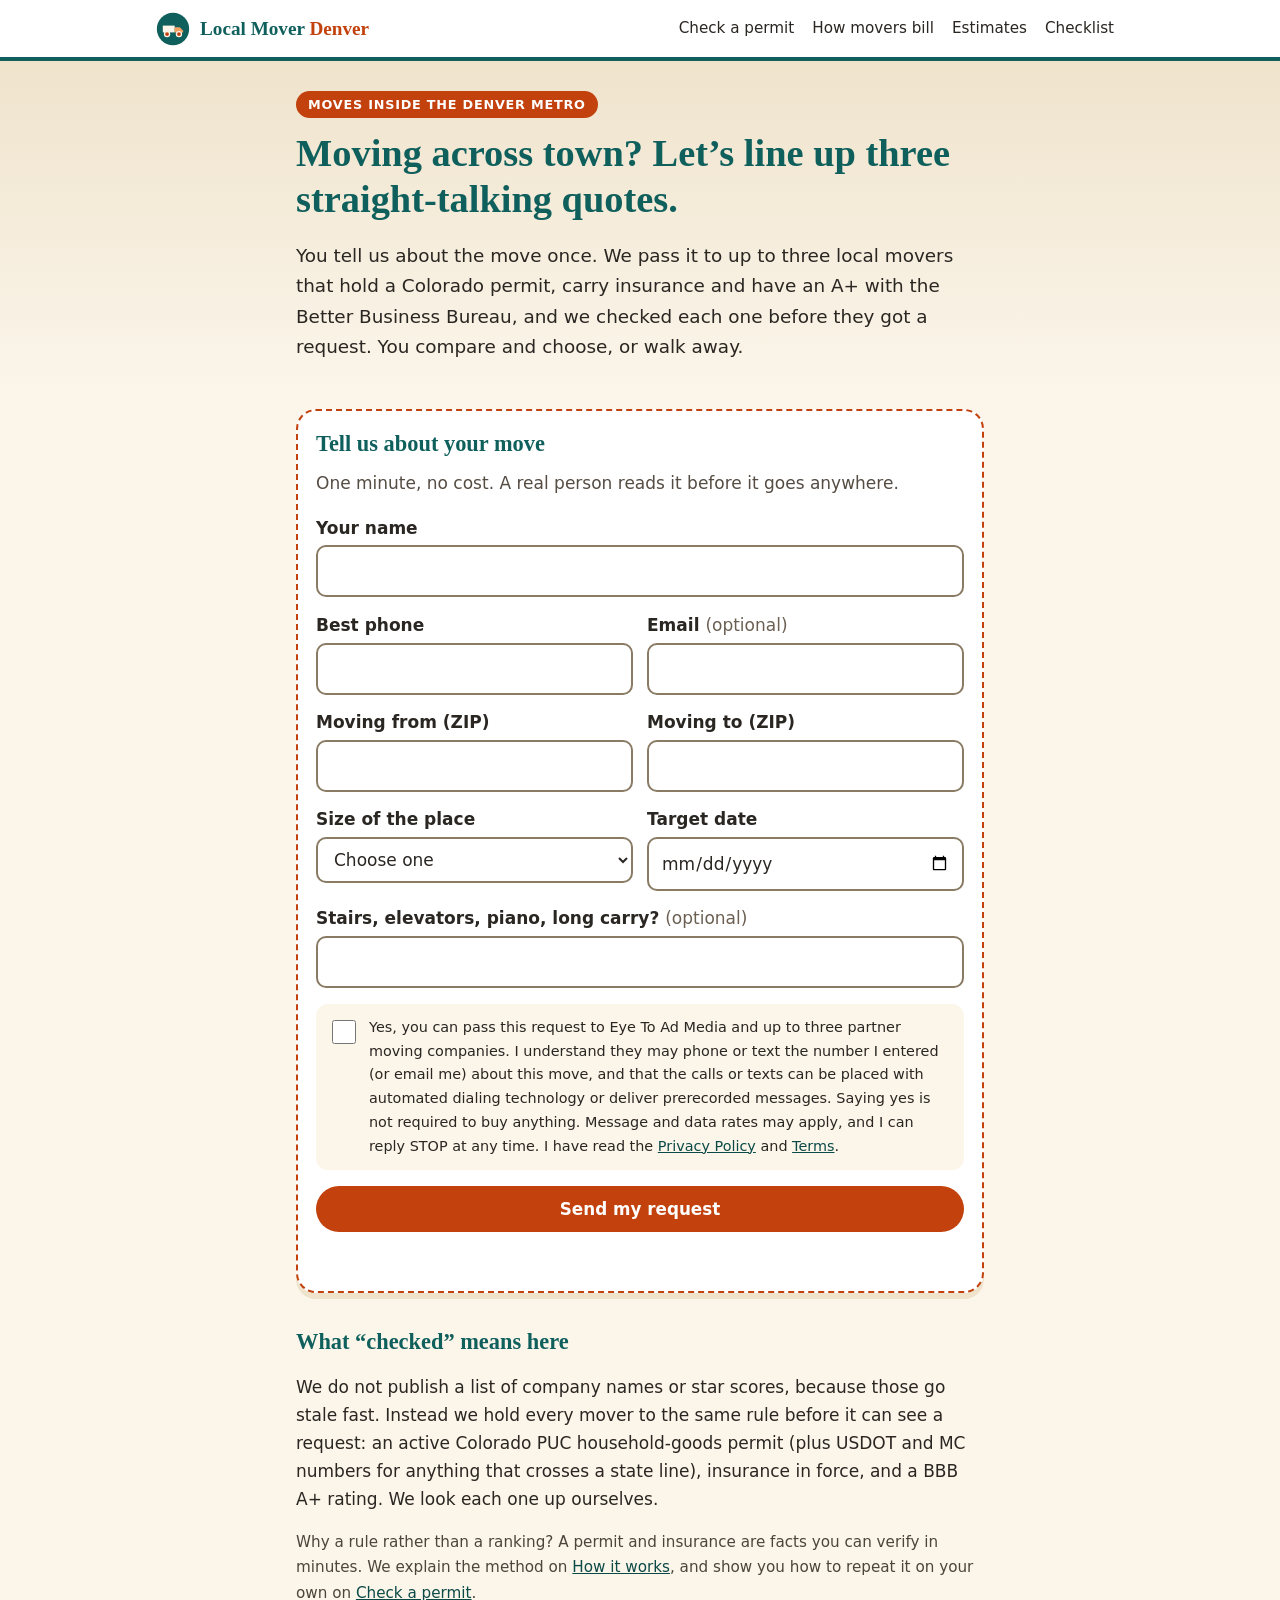
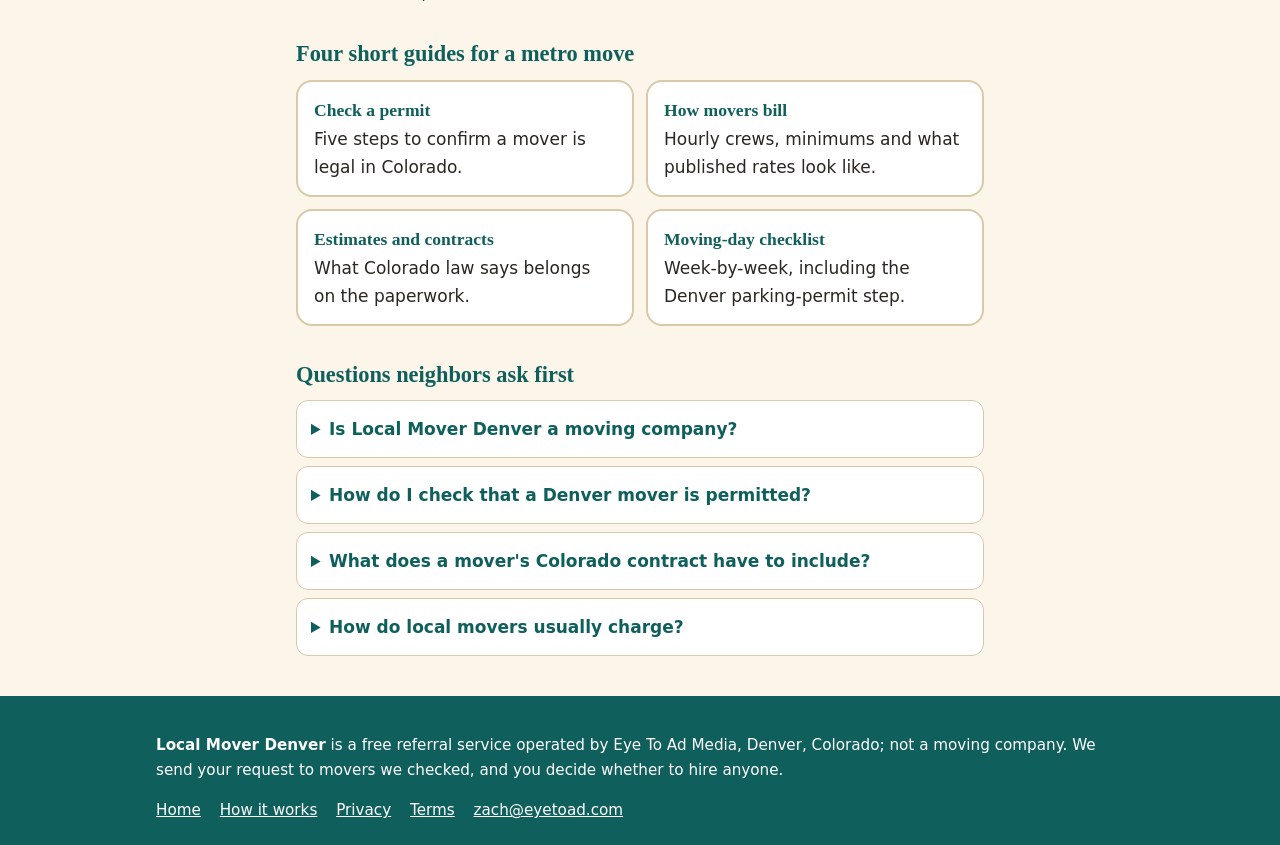
<file: index.html>
<!doctype html>
<html lang="en">
<head>
<meta charset="utf-8">
<meta name="viewport" content="width=device-width,initial-scale=1">
<meta http-equiv="Content-Security-Policy" content="default-src 'self'; script-src 'self'; style-src 'self'; img-src 'self' data:; connect-src https://clients.eyetoad.com; form-action https://clients.eyetoad.com; base-uri 'self'; object-src 'none'; upgrade-insecure-requests">
<meta name="referrer" content="strict-origin-when-cross-origin">
<title>Local Movers in Denver: Get 3 Vetted Quotes | Local Mover Denver</title>
<meta name="description" content="Moving inside the Denver metro? Get up to 3 quotes from Colorado-permitted local movers we checked, plus plain guides on permits, hourly pricing and contracts.">
<link rel="canonical" href="https://localmoverdenver.com/">
<link rel="icon" href="/assets/icon.svg" type="image/svg+xml">
<link rel="stylesheet" href="/assets/site.css">
<meta property="og:type" content="website">
<meta property="og:title" content="Local Movers in Denver: Get 3 Vetted Quotes | Local Mover Denver">
<meta property="og:description" content="Moving inside the Denver metro? Get up to 3 quotes from Colorado-permitted local movers we checked, plus plain guides on permits, hourly pricing and contracts.">
<meta property="og:url" content="https://localmoverdenver.com/">
<script type="application/ld+json">
{"@context": "https://schema.org", "@graph": [{"@type": "WebSite", "@id": "https://localmoverdenver.com/#site", "url": "https://localmoverdenver.com/", "name": "Local Mover Denver", "publisher": {"@id": "https://localmoverdenver.com/#org"}}, {"@type": "Organization", "@id": "https://localmoverdenver.com/#org", "name": "Eye To Ad Media", "url": "https://localmoverdenver.com/", "areaServed": "Denver, Colorado"}, {"@type": "Service", "name": "Local mover matching in the Denver metro", "serviceType": "Moving company referral", "description": "Free referral service that sends a local Denver-area move request to up to three Colorado-permitted movers. Not a moving company.", "provider": {"@id": "https://localmoverdenver.com/#org"}, "areaServed": {"@type": "City", "name": "Denver"}, "offers": {"@type": "Offer", "price": "0", "priceCurrency": "USD"}}, {"@type": "FAQPage", "mainEntity": [{"@type": "Question", "name": "Is Local Mover Denver a moving company?", "acceptedAnswer": {"@type": "Answer", "text": "No. It is a free referral service run by Eye To Ad Media in Denver. We pass your request to up to three local movers we checked ourselves. The mover you pick does the work and writes the contract."}}, {"@type": "Question", "name": "How do I check that a Denver mover is permitted?", "acceptedAnswer": {"@type": "Answer", "text": "Local moves that start and end in Colorado are regulated by the Colorado Public Utilities Commission. Ask for the mover's PUC household goods permit number, which should appear in its ads as CO PUC Mover Permit No. HHG-plus-digits, and confirm it with the PUC."}}, {"@type": "Question", "name": "What does a mover's Colorado contract have to include?", "acceptedAnswer": {"@type": "Answer", "text": "Under C.R.S. 40-10.1-505 it must be written, signed and dated by both sides, and show the mover's name, address and phone, the move date, your addresses, itemized rates and services, at least two accepted forms of payment, and the PUC permit statement and number."}}, {"@type": "Question", "name": "How do local movers usually charge?", "acceptedAnswer": {"@type": "Answer", "text": "Mostly by the hour for a crew and truck, often with a minimum number of hours or a starting fee. Published guides put typical Denver local rates around 115 dollars an hour for a crew and truck, but prices vary by company, season and building access."}}]}]}
</script>
</head>
<body>
<a class="skip" href="#main">Skip to content</a>
<header class="bar"><div class="in"><a class="brand" href="/" aria-label="Local Mover Denver home"><svg class="logo" width="34" height="34" viewBox="0 0 40 40" aria-hidden="true"><circle cx="20" cy="20" r="19" fill="#0f5f5c"/><path d="M8 24v-8h14v8z" fill="#fbf5ea"/><path d="M22 18h6l4 4v2H22z" fill="#f4a261"/><circle cx="13" cy="26" r="3" fill="#c2410c" stroke="#fbf5ea" stroke-width="1.5"/><circle cx="27" cy="26" r="3" fill="#c2410c" stroke="#fbf5ea" stroke-width="1.5"/></svg><span>Local Mover <b>Denver</b></span></a><nav aria-label="Main"><a href="/check-a-permit/">Check a permit</a><a href="/how-local-movers-bill/">How movers bill</a><a href="/estimate-and-contract/">Estimates</a><a href="/moving-day-checklist/">Checklist</a></nav></div></header>
<main id="main">
<div class="hero"><div class="in narrow">
<p class="eyebrow">Moves inside the Denver metro</p>
<h1>Moving across town? Let&rsquo;s line up three straight-talking quotes.</h1>
<p class="big">You tell us about the move once. We pass it to up to three local movers that hold a Colorado permit, carry insurance and have an A+ with the Better Business Bureau, and we checked each one before they got a request. You compare and choose, or walk away.</p>
</div></div>
<div class="in narrow">
<section class="card" id="quote-card" aria-labelledby="fh">
<form id="quote" action="https://clients.eyetoad.com/lead/send.php" method="post" data-who="up to three Colorado-permitted local moving companies we checked" novalidate>
<h2 id="fh">Tell us about your move</h2>
<p class="hint">One minute, no cost. A real person reads it before it goes anywhere.</p>
<div class="hp" aria-hidden="true"><label for="hp1">Leave this empty</label><input id="hp1" type="text" name="_honey" tabindex="-1" autocomplete="off"></div>
<input type="hidden" name="_t" value="">
<input type="hidden" name="service" value="Local move inside Denver metro (intrastate)">
<input type="hidden" name="_next" value="https://localmoverdenver.com/how-it-works/">
<label for="f-name">Your name</label>
<input id="f-name" name="name" type="text" autocomplete="name" required maxlength="80">
<div class="two">
<div><label for="f-phone">Best phone</label><input id="f-phone" name="phone" type="tel" inputmode="tel" autocomplete="tel" required maxlength="20"></div>
<div><label for="f-email">Email <span class="opt">(optional)</span></label><input id="f-email" name="email" type="email" autocomplete="email" maxlength="120"></div>
</div>
<div class="two">
<div><label for="f-from">Moving from (ZIP)</label><input id="f-from" name="from_zip" type="text" inputmode="numeric" autocomplete="postal-code" maxlength="5" pattern="[0-9]{5}"></div>
<div><label for="f-to">Moving to (ZIP)</label><input id="f-to" name="to_zip" type="text" inputmode="numeric" maxlength="5" pattern="[0-9]{5}"></div>
</div>
<div class="two">
<div><label for="f-size">Size of the place</label><select id="f-size" name="home_size"><option value="">Choose one</option><option>Studio or 1 bedroom</option><option>2 bedrooms</option><option>3 bedrooms</option><option>4 or more bedrooms</option><option>Just a few big items</option></select></div>
<div><label for="f-date">Target date</label><input id="f-date" name="move_date" type="date"></div>
</div>
<label for="f-notes">Stairs, elevators, piano, long carry? <span class="opt">(optional)</span></label>
<input id="f-notes" name="notes" type="text" maxlength="160">
<div class="agree">
<input id="f-consent" type="checkbox" name="consent" value="yes" required>
<label for="f-consent" id="consent-text">Yes, you can pass this request to Eye To Ad Media and up to three partner moving companies. I understand they may phone or text the number I entered (or email me) about this move, and that the calls or texts can be placed with automated dialing technology or deliver prerecorded messages. Saying yes is not required to buy anything. Message and data rates may apply, and I can reply STOP at any time. I have read the <a href="/privacy/">Privacy Policy</a> and <a href="/terms/">Terms</a>.</label>
</div>
<button class="btn go" type="submit" data-label="Send my request">Send my request</button>
<p id="form-msg" class="form-msg" role="status" aria-live="polite" tabindex="-1"></p>
</form>
<div id="form-done" hidden tabindex="-1"><h2>Got it, thank you!</h2><p>Someone on our side will look it over and your matched movers should reach out within about one business day. While you wait, skim <a href="/check-a-permit/">how to check a permit</a> so you are ready when they call.</p></div>
</section>
<section class="block" aria-labelledby="pol">
<h2 id="pol">What &ldquo;checked&rdquo; means here</h2>
<p>We do not publish a list of company names or star scores, because those go stale fast. Instead we hold every mover to the same rule before it can see a request: an active Colorado PUC household-goods permit (plus USDOT and MC numbers for anything that crosses a state line), insurance in force, and a BBB A+ rating. We look each one up ourselves.</p>
<p class="small">Why a rule rather than a ranking? A permit and insurance are facts you can verify in minutes. We explain the method on <a href="/how-it-works/">How it works</a>, and show you how to repeat it on your own on <a href="/check-a-permit/">Check a permit</a>.</p>
</section>
<section class="block" aria-labelledby="g">
<h2 id="g">Four short guides for a metro move</h2>
<ul class="tiles">
<li><a href="/check-a-permit/"><b>Check a permit</b><span>Five steps to confirm a mover is legal in Colorado.</span></a></li>
<li><a href="/how-local-movers-bill/"><b>How movers bill</b><span>Hourly crews, minimums and what published rates look like.</span></a></li>
<li><a href="/estimate-and-contract/"><b>Estimates and contracts</b><span>What Colorado law says belongs on the paperwork.</span></a></li>
<li><a href="/moving-day-checklist/"><b>Moving-day checklist</b><span>Week-by-week, including the Denver parking-permit step.</span></a></li>
</ul>
</section>
<section class="block" aria-labelledby="q">
<h2 id="q">Questions neighbors ask first</h2>
<details><summary>Is Local Mover Denver a moving company?</summary><p>No. It is a free referral service run by Eye To Ad Media in Denver. We pass your request to up to three local movers we checked ourselves. The mover you pick does the work and writes the contract.</p></details><details><summary>How do I check that a Denver mover is permitted?</summary><p>Local moves that start and end in Colorado are regulated by the Colorado Public Utilities Commission. Ask for the mover's PUC household goods permit number, which should appear in its ads as CO PUC Mover Permit No. HHG-plus-digits, and confirm it with the PUC.</p></details><details><summary>What does a mover's Colorado contract have to include?</summary><p>Under C.R.S. 40-10.1-505 it must be written, signed and dated by both sides, and show the mover's name, address and phone, the move date, your addresses, itemized rates and services, at least two accepted forms of payment, and the PUC permit statement and number.</p></details><details><summary>How do local movers usually charge?</summary><p>Mostly by the hour for a crew and truck, often with a minimum number of hours or a starting fee. Published guides put typical Denver local rates around 115 dollars an hour for a crew and truck, but prices vary by company, season and building access.</p></details>
</section>
</div>
</main>
<footer class="foot"><div class="in"><p><strong>Local Mover Denver</strong> is a free referral service operated by Eye To Ad Media, Denver, Colorado; not a moving company. We send your request to movers we checked, and you decide whether to hire anyone.</p><p class="fl"><a href="/">Home</a> <a href="/how-it-works/">How it works</a> <a href="/privacy/">Privacy</a> <a href="/terms/">Terms</a> <a href="mailto:zach@eyetoad.com">zach@eyetoad.com</a></p></div></footer>
<script src="/assets/lead.js" defer></script>
</body>
</html>
</file>
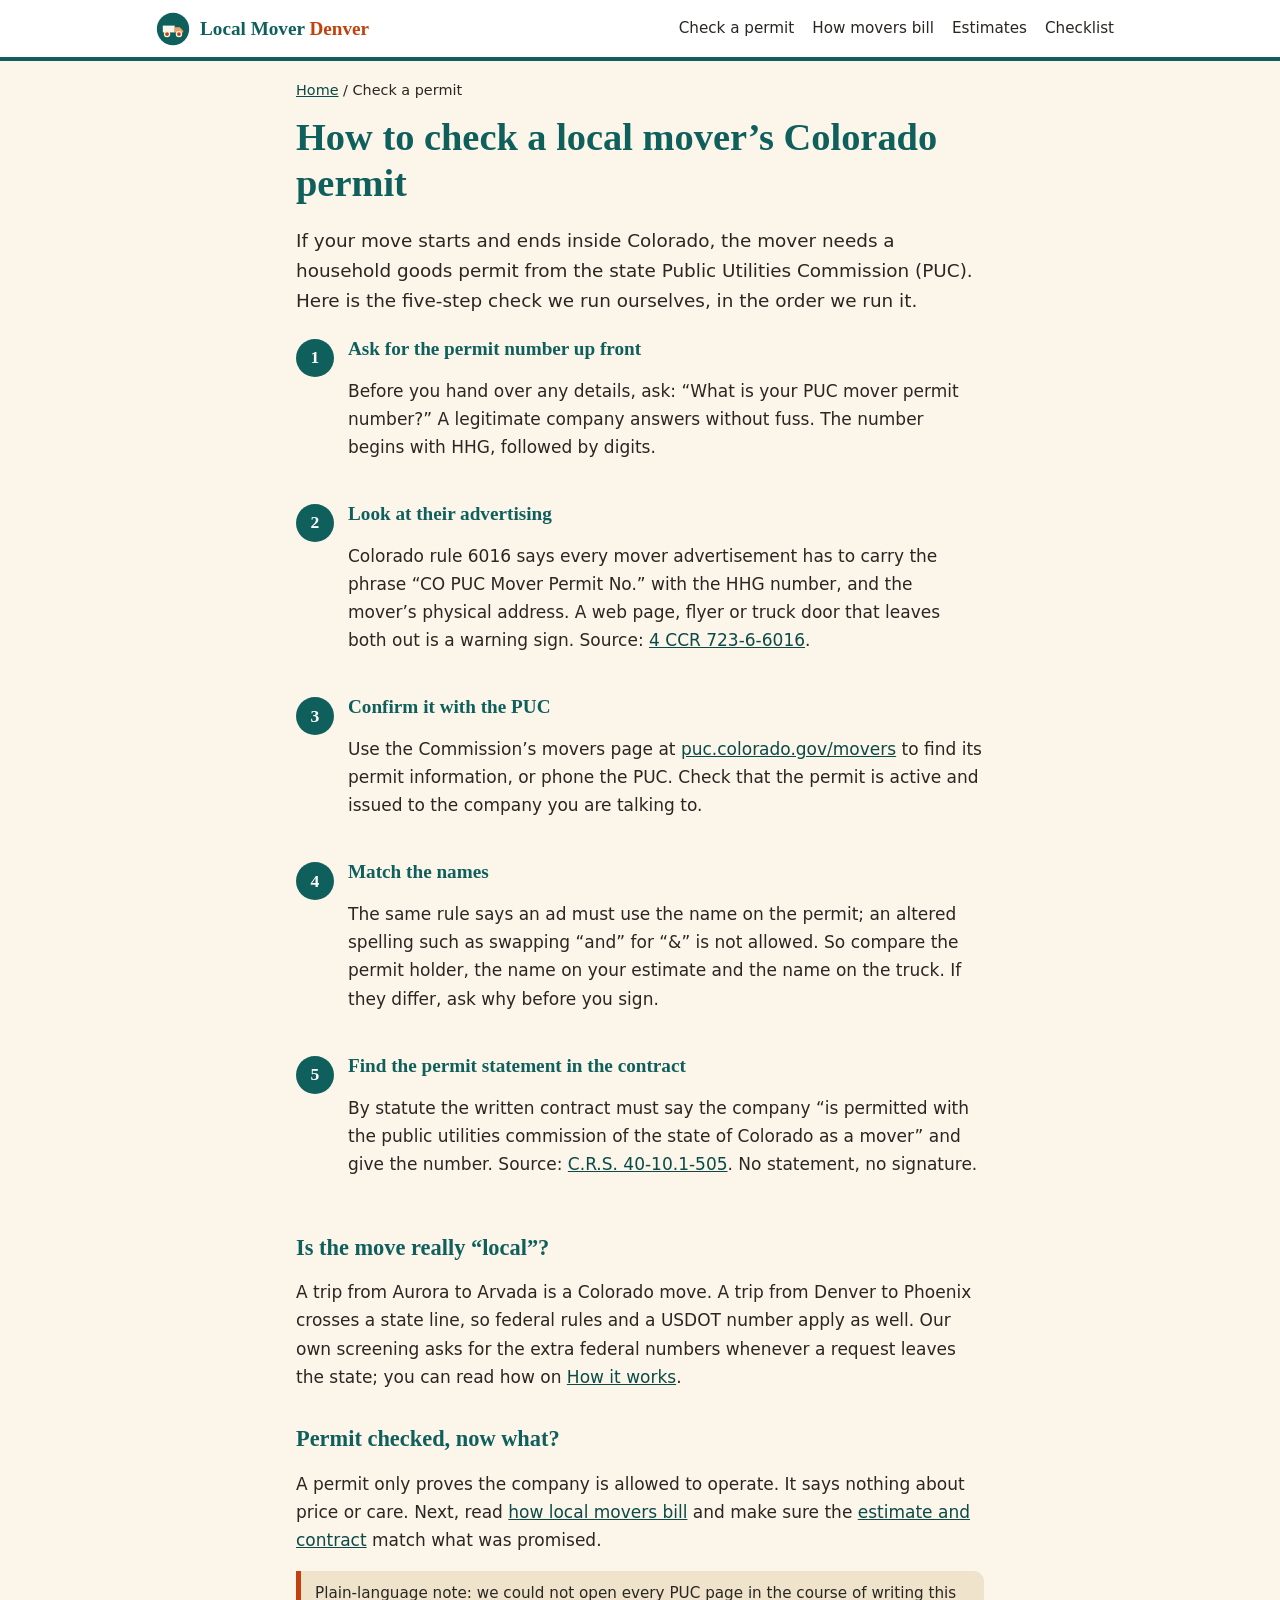
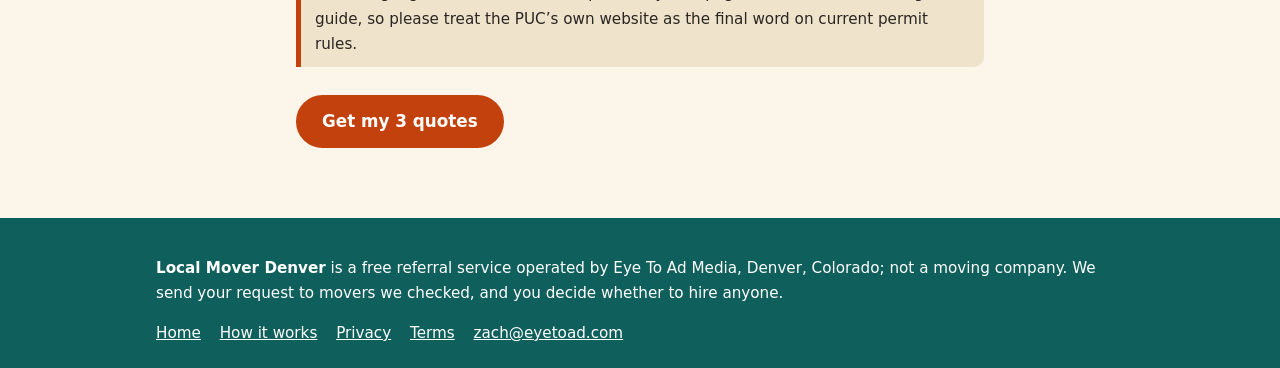
<file: check-a-permit/index.html>
<!doctype html>
<html lang="en">
<head>
<meta charset="utf-8">
<meta name="viewport" content="width=device-width,initial-scale=1">
<meta http-equiv="Content-Security-Policy" content="default-src 'self'; script-src 'self'; style-src 'self'; img-src 'self' data:; form-action 'none'; base-uri 'self'; object-src 'none'; upgrade-insecure-requests">
<meta name="referrer" content="strict-origin-when-cross-origin">
<title>Check a Denver Mover&#x27;s Colorado PUC Permit in 5 Steps | Local Mover Denver</title>
<meta name="description" content="Five-step way to verify a local mover&#x27;s Colorado PUC household goods permit: the HHG number, required ad wording, name match and the contract statement.">
<link rel="canonical" href="https://localmoverdenver.com/check-a-permit/">
<link rel="icon" href="/assets/icon.svg" type="image/svg+xml">
<link rel="stylesheet" href="/assets/site.css">
<meta property="og:type" content="website">
<meta property="og:title" content="Check a Denver Mover&#x27;s Colorado PUC Permit in 5 Steps | Local Mover Denver">
<meta property="og:description" content="Five-step way to verify a local mover&#x27;s Colorado PUC household goods permit: the HHG number, required ad wording, name match and the contract statement.">
<meta property="og:url" content="https://localmoverdenver.com/check-a-permit/">
<script type="application/ld+json">
{"@context": "https://schema.org", "@graph": [{"@type": "WebSite", "@id": "https://localmoverdenver.com/#site", "url": "https://localmoverdenver.com/", "name": "Local Mover Denver", "publisher": {"@id": "https://localmoverdenver.com/#org"}}, {"@type": "Organization", "@id": "https://localmoverdenver.com/#org", "name": "Eye To Ad Media", "url": "https://localmoverdenver.com/", "areaServed": "Denver, Colorado"}, {"@type": "Article", "headline": "How to check a local mover's Colorado permit", "description": "Five-step Colorado PUC permit check for Denver-area local moves.", "dateModified": "2026-11-11", "author": {"@id": "https://localmoverdenver.com/#org"}, "publisher": {"@id": "https://localmoverdenver.com/#org"}, "mainEntityOfPage": "https://localmoverdenver.com/check-a-permit/"}]}
</script>
</head>
<body>
<a class="skip" href="#main">Skip to content</a>
<header class="bar"><div class="in"><a class="brand" href="/" aria-label="Local Mover Denver home"><svg class="logo" width="34" height="34" viewBox="0 0 40 40" aria-hidden="true"><circle cx="20" cy="20" r="19" fill="#0f5f5c"/><path d="M8 24v-8h14v8z" fill="#fbf5ea"/><path d="M22 18h6l4 4v2H22z" fill="#f4a261"/><circle cx="13" cy="26" r="3" fill="#c2410c" stroke="#fbf5ea" stroke-width="1.5"/><circle cx="27" cy="26" r="3" fill="#c2410c" stroke="#fbf5ea" stroke-width="1.5"/></svg><span>Local Mover <b>Denver</b></span></a><nav aria-label="Main"><a href="/check-a-permit/">Check a permit</a><a href="/how-local-movers-bill/">How movers bill</a><a href="/estimate-and-contract/">Estimates</a><a href="/moving-day-checklist/">Checklist</a></nav></div></header>
<main id="main">
<article class="in narrow prose">
<p class="crumb"><a href="/">Home</a> / Check a permit</p>
<h1>How to check a local mover&rsquo;s Colorado permit</h1>
<p class="big">If your move starts and ends inside Colorado, the mover needs a household goods permit from the state Public Utilities Commission (PUC). Here is the five-step check we run ourselves, in the order we run it.</p>
<ol class="steps">
<li><h2>Ask for the permit number up front</h2><p>Before you hand over any details, ask: &ldquo;What is your PUC mover permit number?&rdquo; A legitimate company answers without fuss. The number begins with HHG, followed by digits.</p></li>
<li><h2>Look at their advertising</h2><p>Colorado rule 6016 says every mover advertisement has to carry the phrase &ldquo;CO PUC Mover Permit No.&rdquo; with the HHG number, and the mover&rsquo;s physical address. A web page, flyer or truck door that leaves both out is a warning sign. Source: <a href="https://www.law.cornell.edu/regulations/colorado/4-CCR-723-6-6016" rel="nofollow noopener">4 CCR 723-6-6016</a>.</p></li>
<li><h2>Confirm it with the PUC</h2><p>Use the Commission&rsquo;s movers page at <a href="https://puc.colorado.gov/movers" rel="nofollow noopener">puc.colorado.gov/movers</a> to find its permit information, or phone the PUC. Check that the permit is active and issued to the company you are talking to.</p></li>
<li><h2>Match the names</h2><p>The same rule says an ad must use the name on the permit; an altered spelling such as swapping &ldquo;and&rdquo; for &ldquo;&amp;&rdquo; is not allowed. So compare the permit holder, the name on your estimate and the name on the truck. If they differ, ask why before you sign.</p></li>
<li><h2>Find the permit statement in the contract</h2><p>By statute the written contract must say the company &ldquo;is permitted with the public utilities commission of the state of Colorado as a mover&rdquo; and give the number. Source: <a href="https://colorado.public.law/statutes/crs_40-10.1-505" rel="nofollow noopener">C.R.S. 40-10.1-505</a>. No statement, no signature.</p></li>
</ol>
<h2>Is the move really &ldquo;local&rdquo;?</h2>
<p>A trip from Aurora to Arvada is a Colorado move. A trip from Denver to Phoenix crosses a state line, so federal rules and a USDOT number apply as well. Our own screening asks for the extra federal numbers whenever a request leaves the state; you can read how on <a href="/how-it-works/">How it works</a>.</p>
<h2>Permit checked, now what?</h2>
<p>A permit only proves the company is allowed to operate. It says nothing about price or care. Next, read <a href="/how-local-movers-bill/">how local movers bill</a> and make sure the <a href="/estimate-and-contract/">estimate and contract</a> match what was promised.</p>
<p class="note">Plain-language note: we could not open every PUC page in the course of writing this guide, so please treat the PUC&rsquo;s own website as the final word on current permit rules.</p>
<p class="cta-line"><a class="btn" href="/#quote-card">Get my 3 quotes</a></p></article>
</main>
<footer class="foot"><div class="in"><p><strong>Local Mover Denver</strong> is a free referral service operated by Eye To Ad Media, Denver, Colorado; not a moving company. We send your request to movers we checked, and you decide whether to hire anyone.</p><p class="fl"><a href="/">Home</a> <a href="/how-it-works/">How it works</a> <a href="/privacy/">Privacy</a> <a href="/terms/">Terms</a> <a href="mailto:zach@eyetoad.com">zach@eyetoad.com</a></p></div></footer>
</body>
</html>
</file>
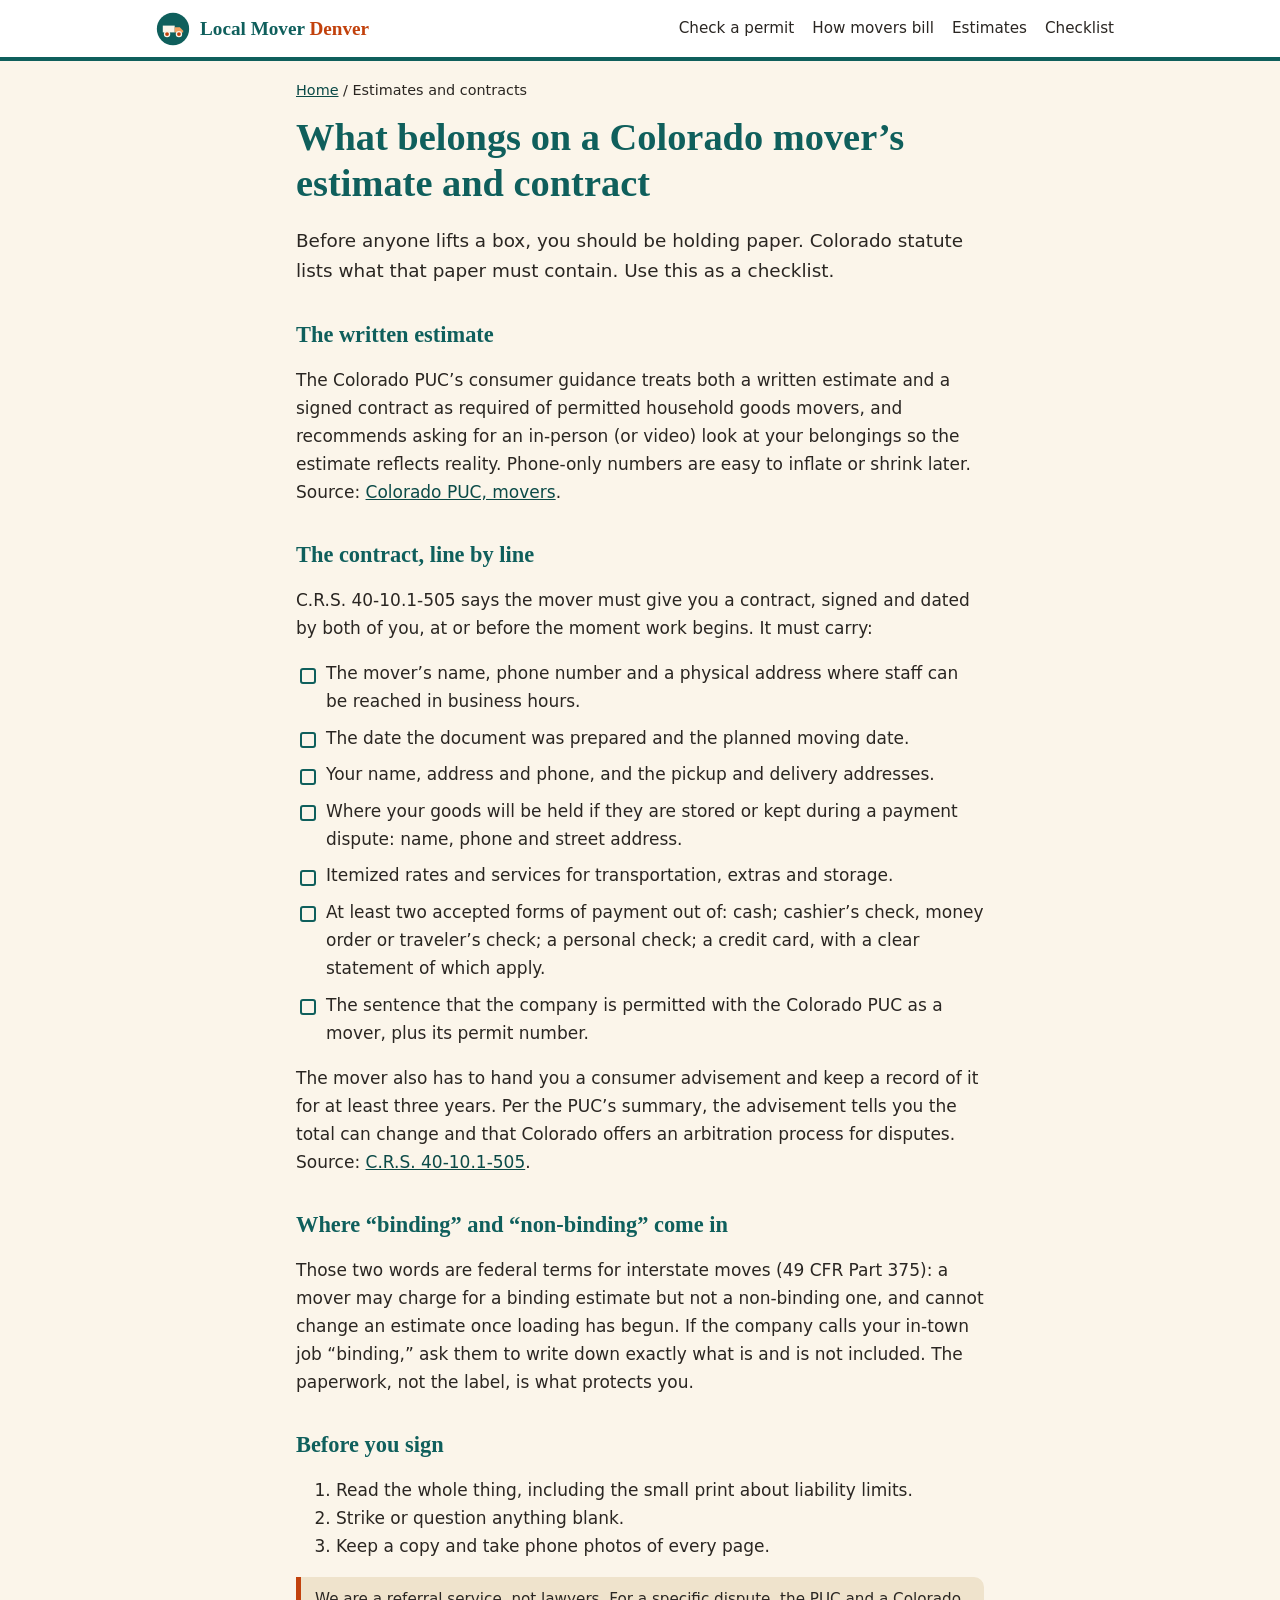
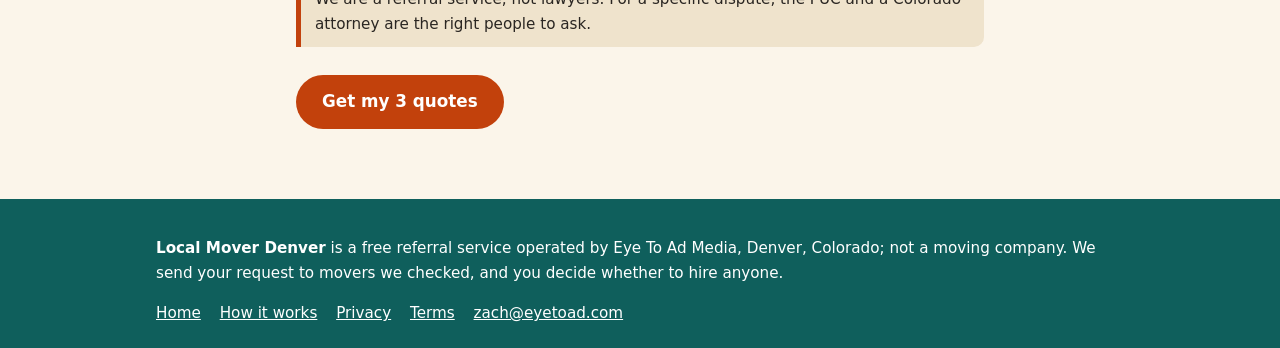
<file: estimate-and-contract/index.html>
<!doctype html>
<html lang="en">
<head>
<meta charset="utf-8">
<meta name="viewport" content="width=device-width,initial-scale=1">
<meta http-equiv="Content-Security-Policy" content="default-src 'self'; script-src 'self'; style-src 'self'; img-src 'self' data:; form-action 'none'; base-uri 'self'; object-src 'none'; upgrade-insecure-requests">
<meta name="referrer" content="strict-origin-when-cross-origin">
<title>Colorado Mover Contract Requirements: What Must Be in Writing | Local Mover Denver</title>
<meta name="description" content="What C.R.S. 40-10.1-505 requires on a Colorado household goods mover contract, plus how to treat estimates before you sign.">
<link rel="canonical" href="https://localmoverdenver.com/estimate-and-contract/">
<link rel="icon" href="/assets/icon.svg" type="image/svg+xml">
<link rel="stylesheet" href="/assets/site.css">
<meta property="og:type" content="website">
<meta property="og:title" content="Colorado Mover Contract Requirements: What Must Be in Writing | Local Mover Denver">
<meta property="og:description" content="What C.R.S. 40-10.1-505 requires on a Colorado household goods mover contract, plus how to treat estimates before you sign.">
<meta property="og:url" content="https://localmoverdenver.com/estimate-and-contract/">
<script type="application/ld+json">
{"@context": "https://schema.org", "@graph": [{"@type": "WebSite", "@id": "https://localmoverdenver.com/#site", "url": "https://localmoverdenver.com/", "name": "Local Mover Denver", "publisher": {"@id": "https://localmoverdenver.com/#org"}}, {"@type": "Organization", "@id": "https://localmoverdenver.com/#org", "name": "Eye To Ad Media", "url": "https://localmoverdenver.com/", "areaServed": "Denver, Colorado"}, {"@type": "Article", "headline": "What belongs on a Colorado mover's estimate and contract", "description": "Contract contents required by Colorado statute for household goods movers.", "dateModified": "2026-11-11", "author": {"@id": "https://localmoverdenver.com/#org"}, "publisher": {"@id": "https://localmoverdenver.com/#org"}, "mainEntityOfPage": "https://localmoverdenver.com/estimate-and-contract/"}]}
</script>
</head>
<body>
<a class="skip" href="#main">Skip to content</a>
<header class="bar"><div class="in"><a class="brand" href="/" aria-label="Local Mover Denver home"><svg class="logo" width="34" height="34" viewBox="0 0 40 40" aria-hidden="true"><circle cx="20" cy="20" r="19" fill="#0f5f5c"/><path d="M8 24v-8h14v8z" fill="#fbf5ea"/><path d="M22 18h6l4 4v2H22z" fill="#f4a261"/><circle cx="13" cy="26" r="3" fill="#c2410c" stroke="#fbf5ea" stroke-width="1.5"/><circle cx="27" cy="26" r="3" fill="#c2410c" stroke="#fbf5ea" stroke-width="1.5"/></svg><span>Local Mover <b>Denver</b></span></a><nav aria-label="Main"><a href="/check-a-permit/">Check a permit</a><a href="/how-local-movers-bill/">How movers bill</a><a href="/estimate-and-contract/">Estimates</a><a href="/moving-day-checklist/">Checklist</a></nav></div></header>
<main id="main">
<article class="in narrow prose">
<p class="crumb"><a href="/">Home</a> / Estimates and contracts</p>
<h1>What belongs on a Colorado mover&rsquo;s estimate and contract</h1>
<p class="big">Before anyone lifts a box, you should be holding paper. Colorado statute lists what that paper must contain. Use this as a checklist.</p>
<h2>The written estimate</h2>
<p>The Colorado PUC&rsquo;s consumer guidance treats both a written estimate and a signed contract as required of permitted household goods movers, and recommends asking for an in-person (or video) look at your belongings so the estimate reflects reality. Phone-only numbers are easy to inflate or shrink later. Source: <a href="https://puc.colorado.gov/movers" rel="nofollow noopener">Colorado PUC, movers</a>.</p>
<h2>The contract, line by line</h2>
<p>C.R.S. 40-10.1-505 says the mover must give you a contract, signed and dated by both of you, at or before the moment work begins. It must carry:</p>
<ul class="check">
<li>The mover&rsquo;s name, phone number and a physical address where staff can be reached in business hours.</li>
<li>The date the document was prepared and the planned moving date.</li>
<li>Your name, address and phone, and the pickup and delivery addresses.</li>
<li>Where your goods will be held if they are stored or kept during a payment dispute: name, phone and street address.</li>
<li>Itemized rates and services for transportation, extras and storage.</li>
<li>At least two accepted forms of payment out of: cash; cashier&rsquo;s check, money order or traveler&rsquo;s check; a personal check; a credit card, with a clear statement of which apply.</li>
<li>The sentence that the company is permitted with the Colorado PUC as a mover, plus its permit number.</li>
</ul>
<p>The mover also has to hand you a consumer advisement and keep a record of it for at least three years. Per the PUC&rsquo;s summary, the advisement tells you the total can change and that Colorado offers an arbitration process for disputes. Source: <a href="https://colorado.public.law/statutes/crs_40-10.1-505" rel="nofollow noopener">C.R.S. 40-10.1-505</a>.</p>
<h2>Where &ldquo;binding&rdquo; and &ldquo;non-binding&rdquo; come in</h2>
<p>Those two words are federal terms for interstate moves (49 CFR Part 375): a mover may charge for a binding estimate but not a non-binding one, and cannot change an estimate once loading has begun. If the company calls your in-town job &ldquo;binding,&rdquo; ask them to write down exactly what is and is not included. The paperwork, not the label, is what protects you.</p>
<h2>Before you sign</h2>
<ol>
<li>Read the whole thing, including the small print about liability limits.</li>
<li>Strike or question anything blank.</li>
<li>Keep a copy and take phone photos of every page.</li>
</ol>
<p class="note">We are a referral service, not lawyers. For a specific dispute, the PUC and a Colorado attorney are the right people to ask.</p>
<p class="cta-line"><a class="btn" href="/#quote-card">Get my 3 quotes</a></p></article>
</main>
<footer class="foot"><div class="in"><p><strong>Local Mover Denver</strong> is a free referral service operated by Eye To Ad Media, Denver, Colorado; not a moving company. We send your request to movers we checked, and you decide whether to hire anyone.</p><p class="fl"><a href="/">Home</a> <a href="/how-it-works/">How it works</a> <a href="/privacy/">Privacy</a> <a href="/terms/">Terms</a> <a href="mailto:zach@eyetoad.com">zach@eyetoad.com</a></p></div></footer>
</body>
</html>
</file>
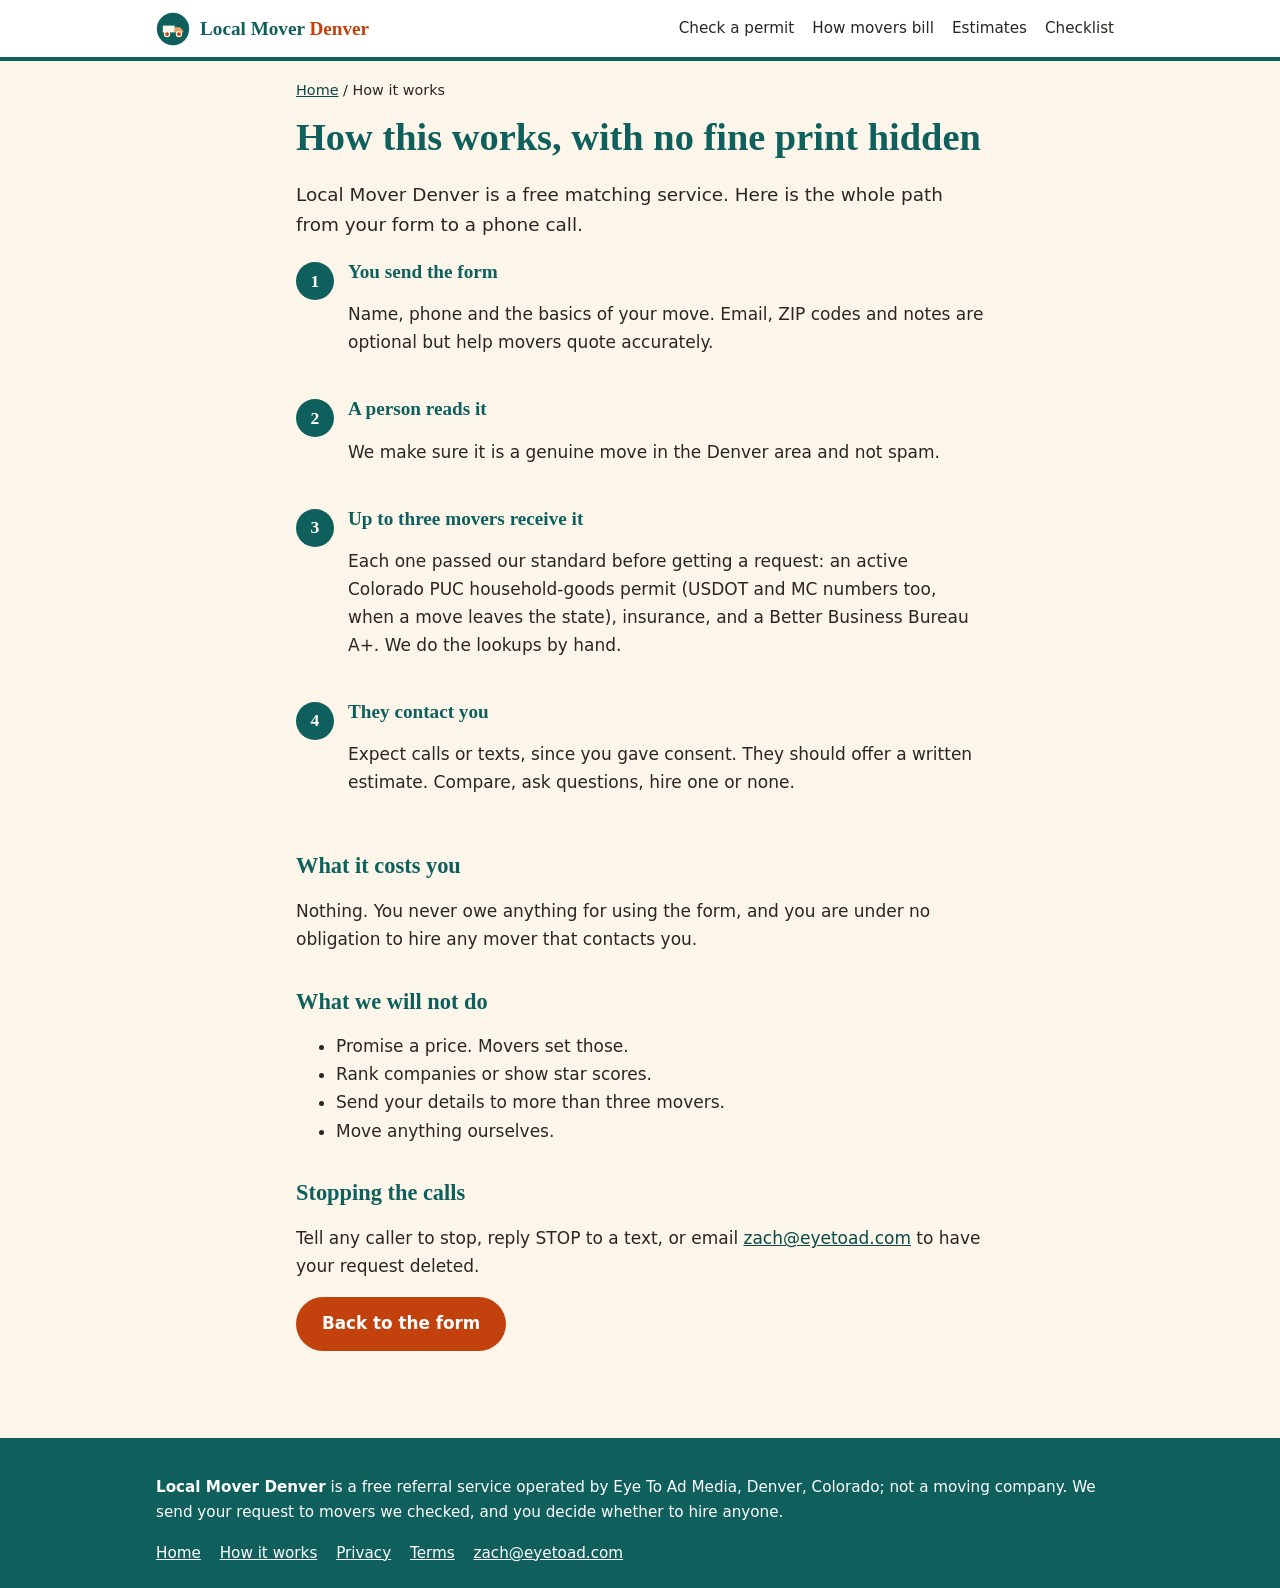
<file: how-it-works/index.html>
<!doctype html>
<html lang="en">
<head>
<meta charset="utf-8">
<meta name="viewport" content="width=device-width,initial-scale=1">
<meta http-equiv="Content-Security-Policy" content="default-src 'self'; script-src 'self'; style-src 'self'; img-src 'self' data:; form-action 'none'; base-uri 'self'; object-src 'none'; upgrade-insecure-requests">
<meta name="referrer" content="strict-origin-when-cross-origin">
<title>How Local Mover Denver Works | Free Referral Service</title>
<meta name="description" content="How a request becomes up to three calls from Colorado-permitted local movers: review, our checks, what it costs, and how to stop contact.">
<link rel="canonical" href="https://localmoverdenver.com/how-it-works/">
<link rel="icon" href="/assets/icon.svg" type="image/svg+xml">
<link rel="stylesheet" href="/assets/site.css">
<meta property="og:type" content="website">
<meta property="og:title" content="How Local Mover Denver Works | Free Referral Service">
<meta property="og:description" content="How a request becomes up to three calls from Colorado-permitted local movers: review, our checks, what it costs, and how to stop contact.">
<meta property="og:url" content="https://localmoverdenver.com/how-it-works/">
<script type="application/ld+json">
{"@context": "https://schema.org", "@graph": [{"@type": "WebSite", "@id": "https://localmoverdenver.com/#site", "url": "https://localmoverdenver.com/", "name": "Local Mover Denver", "publisher": {"@id": "https://localmoverdenver.com/#org"}}, {"@type": "Organization", "@id": "https://localmoverdenver.com/#org", "name": "Eye To Ad Media", "url": "https://localmoverdenver.com/", "areaServed": "Denver, Colorado"}, {"@type": "HowTo", "name": "Get local mover quotes in Denver", "step": [{"@type": "HowToStep", "name": "Send the form", "text": "Share name, phone and basic move details."}, {"@type": "HowToStep", "name": "We review it", "text": "A person confirms it is a genuine Denver-area move."}, {"@type": "HowToStep", "name": "Up to three movers get it", "text": "Each holds a Colorado PUC permit, insurance and a BBB A+."}, {"@type": "HowToStep", "name": "Compare written estimates", "text": "Hire one or none."}]}]}
</script>
</head>
<body>
<a class="skip" href="#main">Skip to content</a>
<header class="bar"><div class="in"><a class="brand" href="/" aria-label="Local Mover Denver home"><svg class="logo" width="34" height="34" viewBox="0 0 40 40" aria-hidden="true"><circle cx="20" cy="20" r="19" fill="#0f5f5c"/><path d="M8 24v-8h14v8z" fill="#fbf5ea"/><path d="M22 18h6l4 4v2H22z" fill="#f4a261"/><circle cx="13" cy="26" r="3" fill="#c2410c" stroke="#fbf5ea" stroke-width="1.5"/><circle cx="27" cy="26" r="3" fill="#c2410c" stroke="#fbf5ea" stroke-width="1.5"/></svg><span>Local Mover <b>Denver</b></span></a><nav aria-label="Main"><a href="/check-a-permit/">Check a permit</a><a href="/how-local-movers-bill/">How movers bill</a><a href="/estimate-and-contract/">Estimates</a><a href="/moving-day-checklist/">Checklist</a></nav></div></header>
<main id="main">
<article class="in narrow prose">
<p class="crumb"><a href="/">Home</a> / How it works</p>
<h1>How this works, with no fine print hidden</h1>
<p class="big">Local Mover Denver is a free matching service. Here is the whole path from your form to a phone call.</p>
<ol class="steps">
<li><h2>You send the form</h2><p>Name, phone and the basics of your move. Email, ZIP codes and notes are optional but help movers quote accurately.</p></li>
<li><h2>A person reads it</h2><p>We make sure it is a genuine move in the Denver area and not spam.</p></li>
<li><h2>Up to three movers receive it</h2><p>Each one passed our standard before getting a request: an active Colorado PUC household-goods permit (USDOT and MC numbers too, when a move leaves the state), insurance, and a Better Business Bureau A+. We do the lookups by hand.</p></li>
<li><h2>They contact you</h2><p>Expect calls or texts, since you gave consent. They should offer a written estimate. Compare, ask questions, hire one or none.</p></li>
</ol>
<h2>What it costs you</h2>
<p>Nothing. You never owe anything for using the form, and you are under no obligation to hire any mover that contacts you.</p>
<h2>What we will not do</h2>
<ul><li>Promise a price. Movers set those.</li><li>Rank companies or show star scores.</li><li>Send your details to more than three movers.</li><li>Move anything ourselves.</li></ul>
<h2>Stopping the calls</h2>
<p>Tell any caller to stop, reply STOP to a text, or email <a href="mailto:zach@eyetoad.com">zach@eyetoad.com</a> to have your request deleted.</p>
<p><a class="btn" href="/#quote-card">Back to the form</a></p>
</article>
</main>
<footer class="foot"><div class="in"><p><strong>Local Mover Denver</strong> is a free referral service operated by Eye To Ad Media, Denver, Colorado; not a moving company. We send your request to movers we checked, and you decide whether to hire anyone.</p><p class="fl"><a href="/">Home</a> <a href="/how-it-works/">How it works</a> <a href="/privacy/">Privacy</a> <a href="/terms/">Terms</a> <a href="mailto:zach@eyetoad.com">zach@eyetoad.com</a></p></div></footer>
</body>
</html>
</file>
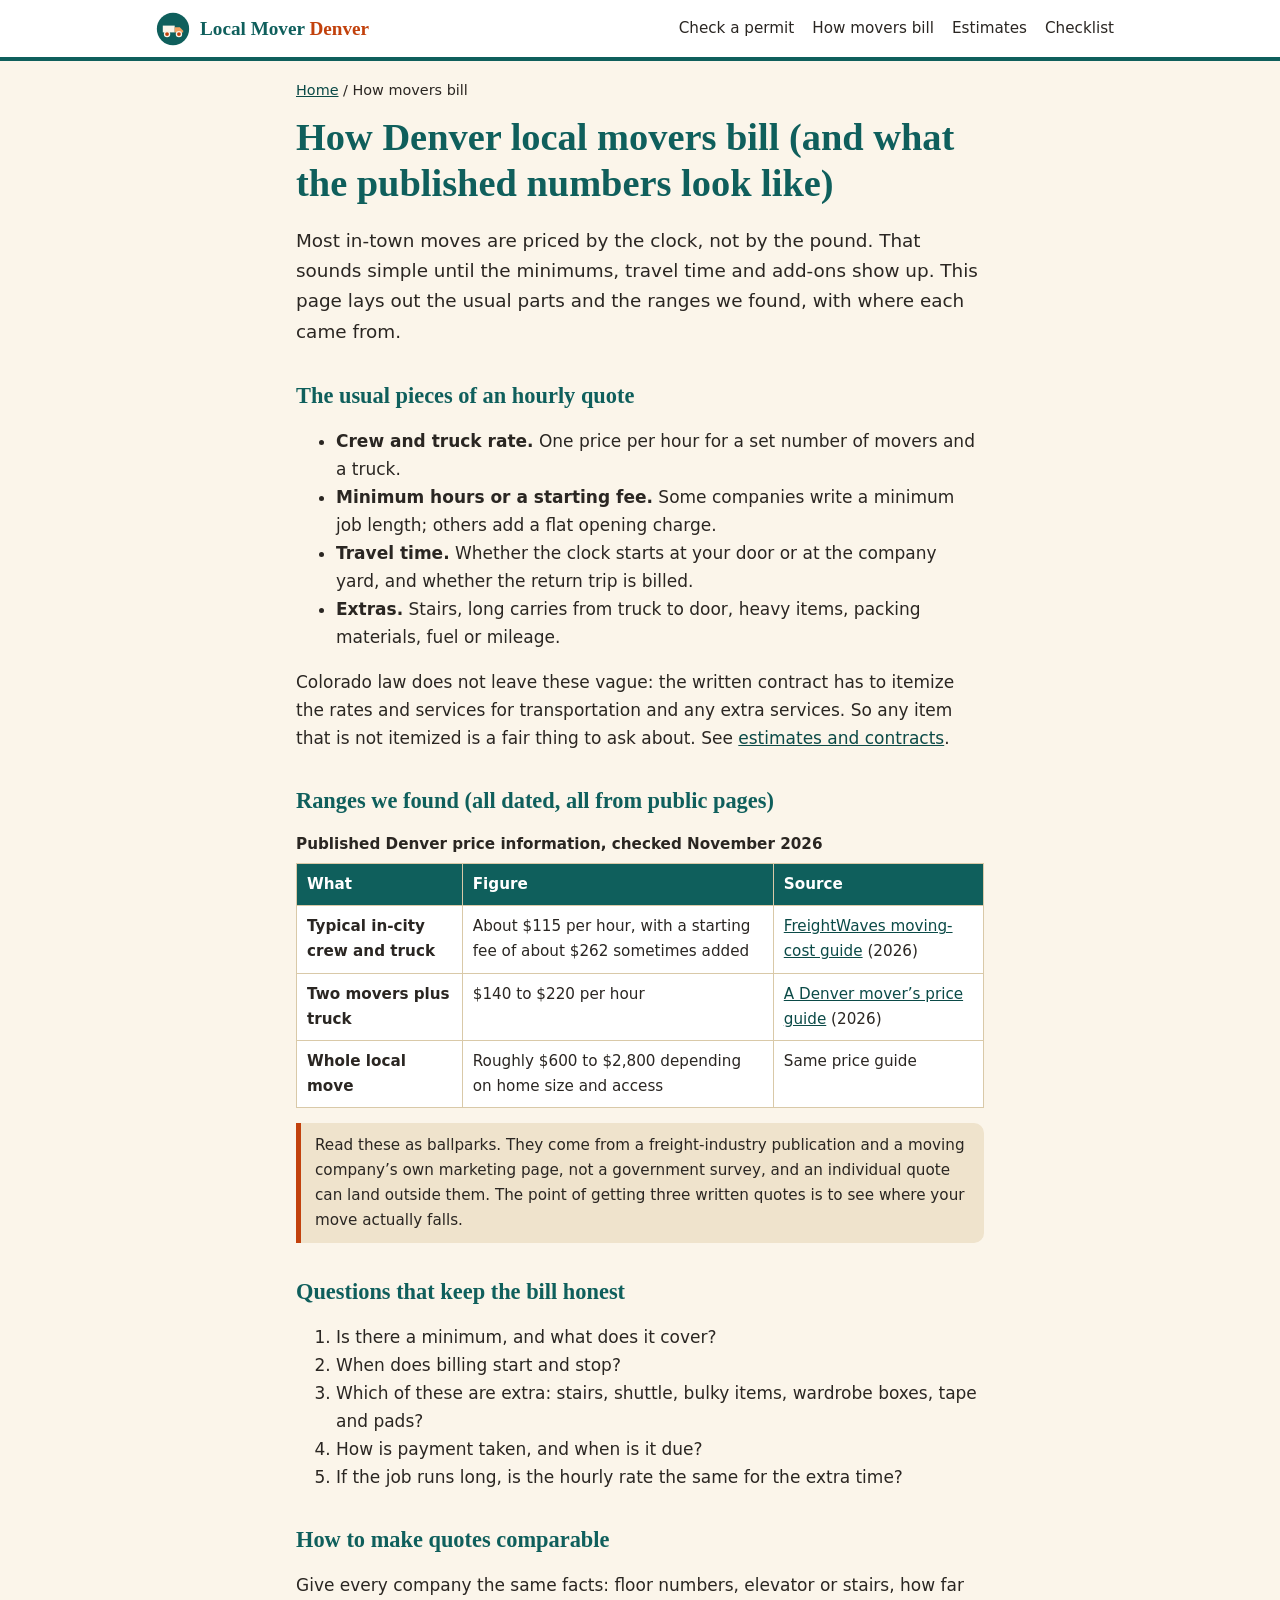
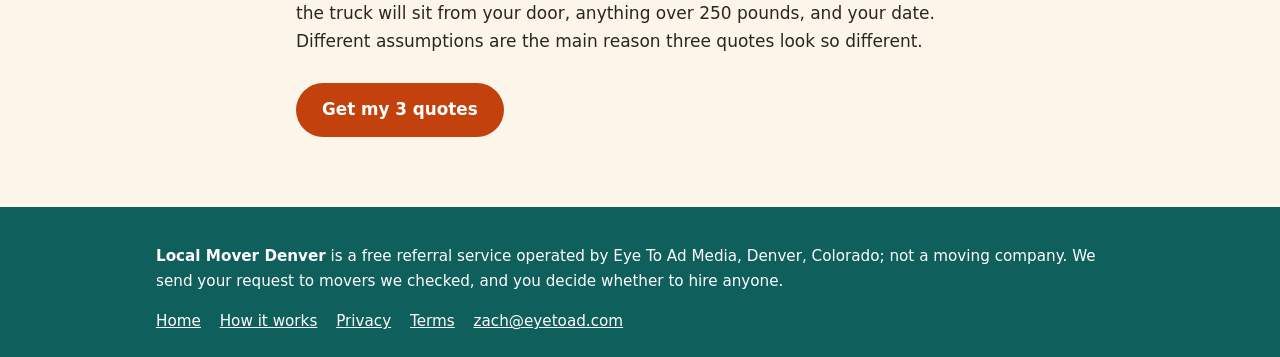
<file: how-local-movers-bill/index.html>
<!doctype html>
<html lang="en">
<head>
<meta charset="utf-8">
<meta name="viewport" content="width=device-width,initial-scale=1">
<meta http-equiv="Content-Security-Policy" content="default-src 'self'; script-src 'self'; style-src 'self'; img-src 'self' data:; form-action 'none'; base-uri 'self'; object-src 'none'; upgrade-insecure-requests">
<meta name="referrer" content="strict-origin-when-cross-origin">
<title>How Denver Local Movers Charge: Hourly Rates, Minimums, Extras | Local Mover Denver</title>
<meta name="description" content="How in-town moving quotes are built in Denver: crew and truck hourly rate, minimums, travel time and add-ons, with dated, cited price ranges.">
<link rel="canonical" href="https://localmoverdenver.com/how-local-movers-bill/">
<link rel="icon" href="/assets/icon.svg" type="image/svg+xml">
<link rel="stylesheet" href="/assets/site.css">
<meta property="og:type" content="website">
<meta property="og:title" content="How Denver Local Movers Charge: Hourly Rates, Minimums, Extras | Local Mover Denver">
<meta property="og:description" content="How in-town moving quotes are built in Denver: crew and truck hourly rate, minimums, travel time and add-ons, with dated, cited price ranges.">
<meta property="og:url" content="https://localmoverdenver.com/how-local-movers-bill/">
<script type="application/ld+json">
{"@context": "https://schema.org", "@graph": [{"@type": "WebSite", "@id": "https://localmoverdenver.com/#site", "url": "https://localmoverdenver.com/", "name": "Local Mover Denver", "publisher": {"@id": "https://localmoverdenver.com/#org"}}, {"@type": "Organization", "@id": "https://localmoverdenver.com/#org", "name": "Eye To Ad Media", "url": "https://localmoverdenver.com/", "areaServed": "Denver, Colorado"}, {"@type": "Article", "headline": "How Denver local movers bill", "description": "Hourly pricing for local Denver moves, with cited 2026 ranges.", "dateModified": "2026-11-11", "author": {"@id": "https://localmoverdenver.com/#org"}, "publisher": {"@id": "https://localmoverdenver.com/#org"}, "mainEntityOfPage": "https://localmoverdenver.com/how-local-movers-bill/"}]}
</script>
</head>
<body>
<a class="skip" href="#main">Skip to content</a>
<header class="bar"><div class="in"><a class="brand" href="/" aria-label="Local Mover Denver home"><svg class="logo" width="34" height="34" viewBox="0 0 40 40" aria-hidden="true"><circle cx="20" cy="20" r="19" fill="#0f5f5c"/><path d="M8 24v-8h14v8z" fill="#fbf5ea"/><path d="M22 18h6l4 4v2H22z" fill="#f4a261"/><circle cx="13" cy="26" r="3" fill="#c2410c" stroke="#fbf5ea" stroke-width="1.5"/><circle cx="27" cy="26" r="3" fill="#c2410c" stroke="#fbf5ea" stroke-width="1.5"/></svg><span>Local Mover <b>Denver</b></span></a><nav aria-label="Main"><a href="/check-a-permit/">Check a permit</a><a href="/how-local-movers-bill/">How movers bill</a><a href="/estimate-and-contract/">Estimates</a><a href="/moving-day-checklist/">Checklist</a></nav></div></header>
<main id="main">
<article class="in narrow prose">
<p class="crumb"><a href="/">Home</a> / How movers bill</p>
<h1>How Denver local movers bill (and what the published numbers look like)</h1>
<p class="big">Most in-town moves are priced by the clock, not by the pound. That sounds simple until the minimums, travel time and add-ons show up. This page lays out the usual parts and the ranges we found, with where each came from.</p>
<h2>The usual pieces of an hourly quote</h2>
<ul>
<li><strong>Crew and truck rate.</strong> One price per hour for a set number of movers and a truck.</li>
<li><strong>Minimum hours or a starting fee.</strong> Some companies write a minimum job length; others add a flat opening charge.</li>
<li><strong>Travel time.</strong> Whether the clock starts at your door or at the company yard, and whether the return trip is billed.</li>
<li><strong>Extras.</strong> Stairs, long carries from truck to door, heavy items, packing materials, fuel or mileage.</li>
</ul>
<p>Colorado law does not leave these vague: the written contract has to itemize the rates and services for transportation and any extra services. So any item that is not itemized is a fair thing to ask about. See <a href="/estimate-and-contract/">estimates and contracts</a>.</p>
<h2>Ranges we found (all dated, all from public pages)</h2>
<div class="tw"><table>
<caption>Published Denver price information, checked November 2026</caption>
<thead><tr><th scope="col">What</th><th scope="col">Figure</th><th scope="col">Source</th></tr></thead>
<tbody>
<tr><th scope="row">Typical in-city crew and truck</th><td>About $115 per hour, with a starting fee of about $262 sometimes added</td><td><a href="https://www.freightwaves.com/checkpoint/moving-costs/colorado/denver/" rel="nofollow noopener">FreightWaves moving-cost guide</a> (2026)</td></tr>
<tr><th scope="row">Two movers plus truck</th><td>$140 to $220 per hour</td><td><a href="https://coastalmovingservices.com/quotes/how-much-do-movers-cost-in-denver-colorado/" rel="nofollow noopener">A Denver mover&rsquo;s price guide</a> (2026)</td></tr>
<tr><th scope="row">Whole local move</th><td>Roughly $600 to $2,800 depending on home size and access</td><td>Same price guide</td></tr>
</tbody></table></div>
<p class="note">Read these as ballparks. They come from a freight-industry publication and a moving company&rsquo;s own marketing page, not a government survey, and an individual quote can land outside them. The point of getting three written quotes is to see where your move actually falls.</p>
<h2>Questions that keep the bill honest</h2>
<ol>
<li>Is there a minimum, and what does it cover?</li>
<li>When does billing start and stop?</li>
<li>Which of these are extra: stairs, shuttle, bulky items, wardrobe boxes, tape and pads?</li>
<li>How is payment taken, and when is it due?</li>
<li>If the job runs long, is the hourly rate the same for the extra time?</li>
</ol>
<h2>How to make quotes comparable</h2>
<p>Give every company the same facts: floor numbers, elevator or stairs, how far the truck will sit from your door, anything over 250 pounds, and your date. Different assumptions are the main reason three quotes look so different.</p>
<p class="cta-line"><a class="btn" href="/#quote-card">Get my 3 quotes</a></p></article>
</main>
<footer class="foot"><div class="in"><p><strong>Local Mover Denver</strong> is a free referral service operated by Eye To Ad Media, Denver, Colorado; not a moving company. We send your request to movers we checked, and you decide whether to hire anyone.</p><p class="fl"><a href="/">Home</a> <a href="/how-it-works/">How it works</a> <a href="/privacy/">Privacy</a> <a href="/terms/">Terms</a> <a href="mailto:zach@eyetoad.com">zach@eyetoad.com</a></p></div></footer>
</body>
</html>
</file>
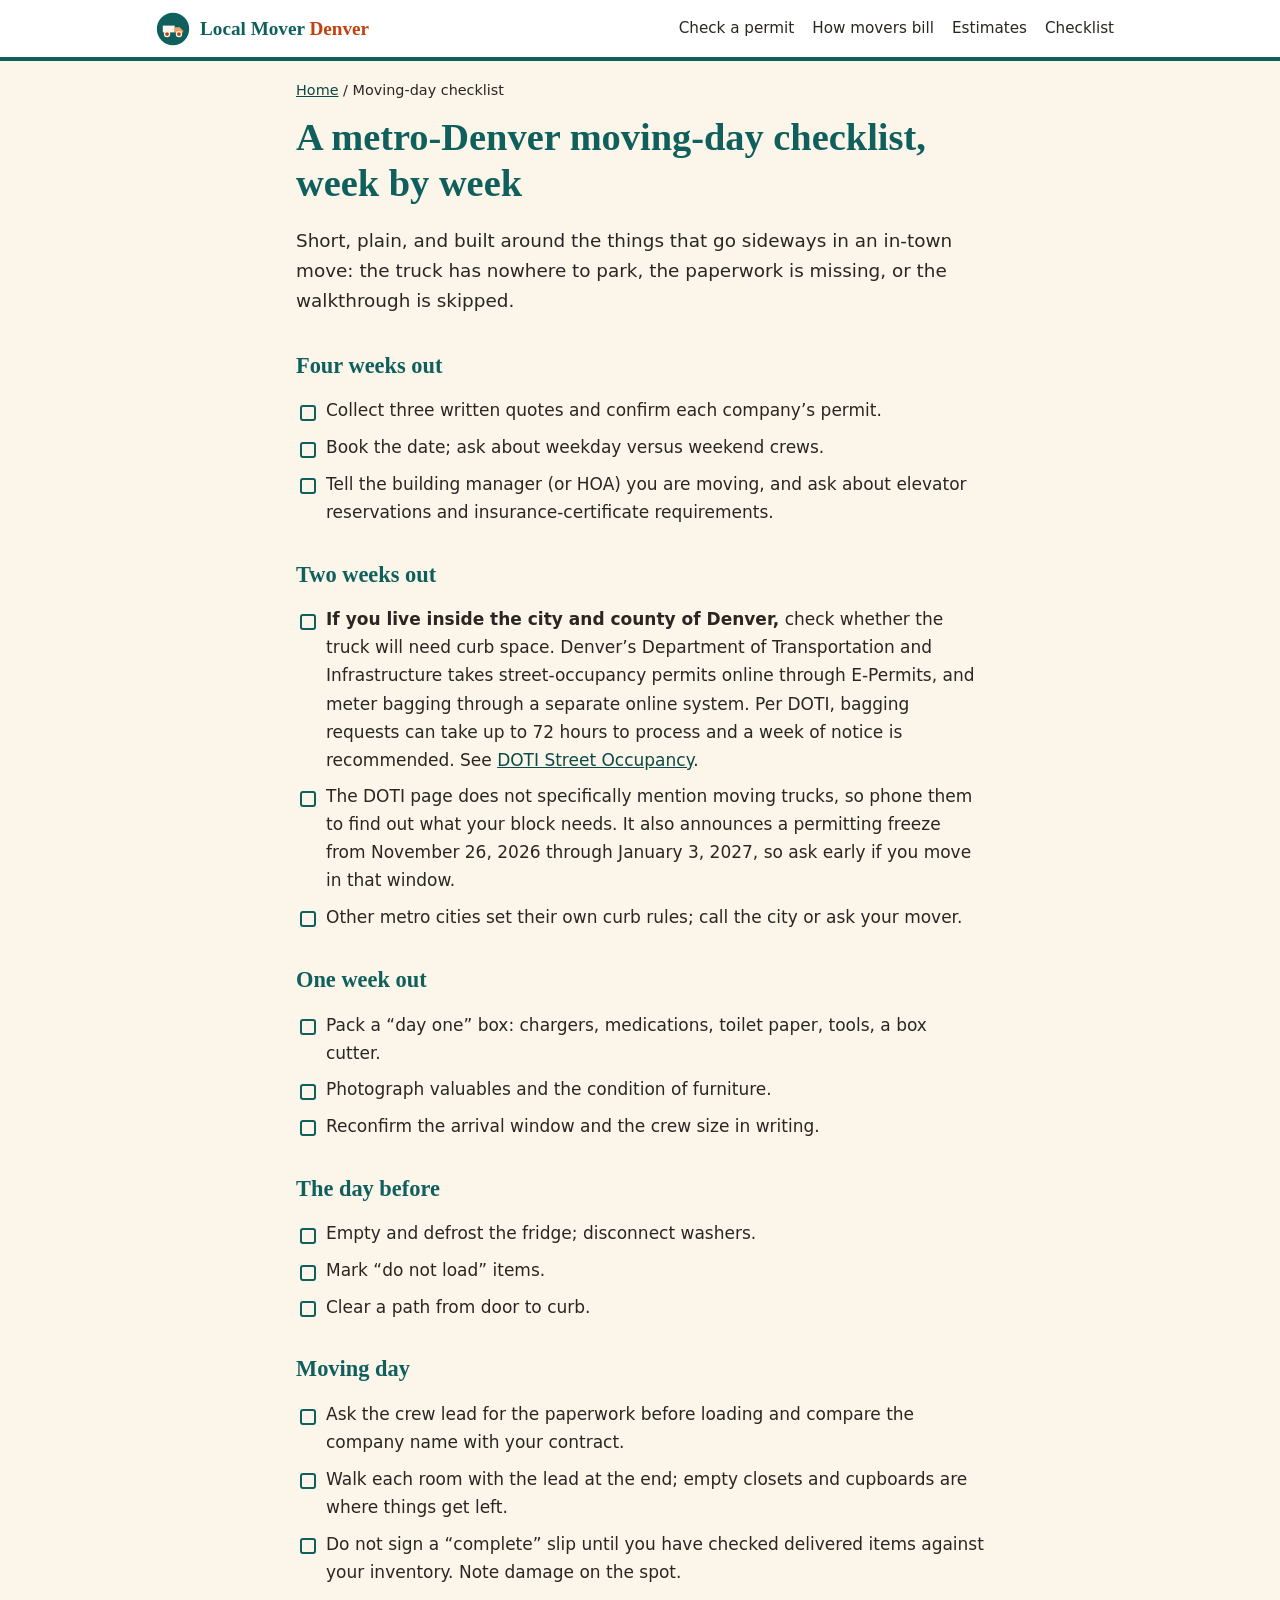
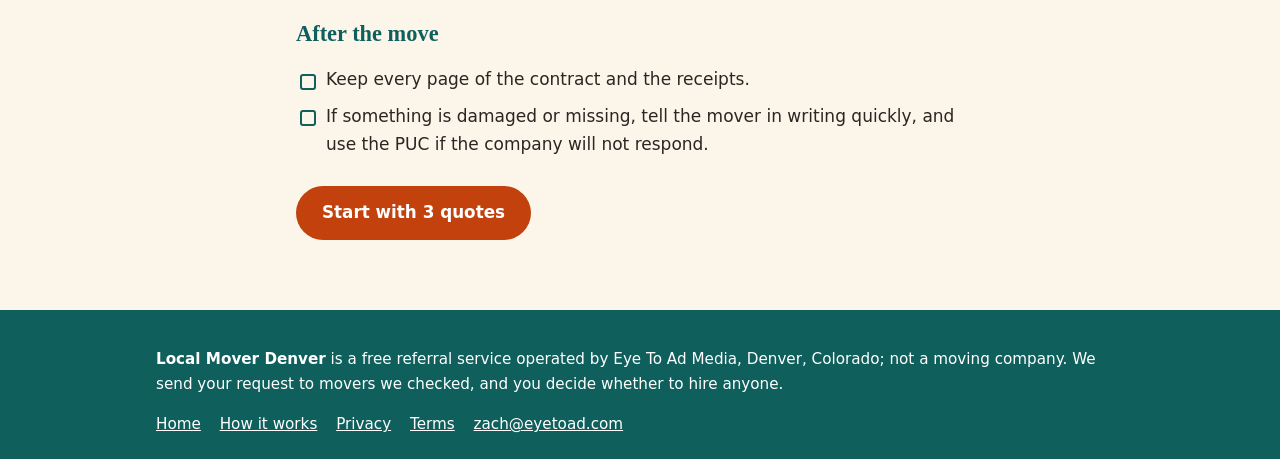
<file: moving-day-checklist/index.html>
<!doctype html>
<html lang="en">
<head>
<meta charset="utf-8">
<meta name="viewport" content="width=device-width,initial-scale=1">
<meta http-equiv="Content-Security-Policy" content="default-src 'self'; script-src 'self'; style-src 'self'; img-src 'self' data:; form-action 'none'; base-uri 'self'; object-src 'none'; upgrade-insecure-requests">
<meta name="referrer" content="strict-origin-when-cross-origin">
<title>Metro Denver Moving-Day Checklist, Week by Week | Local Mover Denver</title>
<meta name="description" content="A week-by-week checklist for a Denver-area local move, including Denver&#x27;s street-occupancy and meter-bagging step and what to do at the walkthrough.">
<link rel="canonical" href="https://localmoverdenver.com/moving-day-checklist/">
<link rel="icon" href="/assets/icon.svg" type="image/svg+xml">
<link rel="stylesheet" href="/assets/site.css">
<meta property="og:type" content="website">
<meta property="og:title" content="Metro Denver Moving-Day Checklist, Week by Week | Local Mover Denver">
<meta property="og:description" content="A week-by-week checklist for a Denver-area local move, including Denver&#x27;s street-occupancy and meter-bagging step and what to do at the walkthrough.">
<meta property="og:url" content="https://localmoverdenver.com/moving-day-checklist/">
<script type="application/ld+json">
{"@context": "https://schema.org", "@graph": [{"@type": "WebSite", "@id": "https://localmoverdenver.com/#site", "url": "https://localmoverdenver.com/", "name": "Local Mover Denver", "publisher": {"@id": "https://localmoverdenver.com/#org"}}, {"@type": "Organization", "@id": "https://localmoverdenver.com/#org", "name": "Eye To Ad Media", "url": "https://localmoverdenver.com/", "areaServed": "Denver, Colorado"}, {"@type": "Article", "headline": "Metro Denver moving-day checklist", "description": "Week-by-week checklist for a local Denver move.", "dateModified": "2026-11-11", "author": {"@id": "https://localmoverdenver.com/#org"}, "publisher": {"@id": "https://localmoverdenver.com/#org"}, "mainEntityOfPage": "https://localmoverdenver.com/moving-day-checklist/"}]}
</script>
</head>
<body>
<a class="skip" href="#main">Skip to content</a>
<header class="bar"><div class="in"><a class="brand" href="/" aria-label="Local Mover Denver home"><svg class="logo" width="34" height="34" viewBox="0 0 40 40" aria-hidden="true"><circle cx="20" cy="20" r="19" fill="#0f5f5c"/><path d="M8 24v-8h14v8z" fill="#fbf5ea"/><path d="M22 18h6l4 4v2H22z" fill="#f4a261"/><circle cx="13" cy="26" r="3" fill="#c2410c" stroke="#fbf5ea" stroke-width="1.5"/><circle cx="27" cy="26" r="3" fill="#c2410c" stroke="#fbf5ea" stroke-width="1.5"/></svg><span>Local Mover <b>Denver</b></span></a><nav aria-label="Main"><a href="/check-a-permit/">Check a permit</a><a href="/how-local-movers-bill/">How movers bill</a><a href="/estimate-and-contract/">Estimates</a><a href="/moving-day-checklist/">Checklist</a></nav></div></header>
<main id="main">
<article class="in narrow prose">
<p class="crumb"><a href="/">Home</a> / Moving-day checklist</p>
<h1>A metro-Denver moving-day checklist, week by week</h1>
<p class="big">Short, plain, and built around the things that go sideways in an in-town move: the truck has nowhere to park, the paperwork is missing, or the walkthrough is skipped.</p>
<h2>Four weeks out</h2>
<ul class="check"><li>Collect three written quotes and confirm each company&rsquo;s permit.</li><li>Book the date; ask about weekday versus weekend crews.</li><li>Tell the building manager (or HOA) you are moving, and ask about elevator reservations and insurance-certificate requirements.</li></ul>
<h2>Two weeks out</h2>
<ul class="check"><li><strong>If you live inside the city and county of Denver,</strong> check whether the truck will need curb space. Denver&rsquo;s Department of Transportation and Infrastructure takes street-occupancy permits online through E-Permits, and meter bagging through a separate online system. Per DOTI, bagging requests can take up to 72 hours to process and a week of notice is recommended. See <a href="https://www.denvergov.org/Government/Agencies-Departments-Offices/Agencies-Departments-Offices-Directory/Department-of-Transportation-and-Infrastructure/Programs-Services/Right-of-Way-Services/Street-Occupancy" rel="nofollow noopener">DOTI Street Occupancy</a>.</li><li>The DOTI page does not specifically mention moving trucks, so phone them to find out what your block needs. It also announces a permitting freeze from November 26, 2026 through January 3, 2027, so ask early if you move in that window.</li><li>Other metro cities set their own curb rules; call the city or ask your mover.</li></ul>
<h2>One week out</h2>
<ul class="check"><li>Pack a &ldquo;day one&rdquo; box: chargers, medications, toilet paper, tools, a box cutter.</li><li>Photograph valuables and the condition of furniture.</li><li>Reconfirm the arrival window and the crew size in writing.</li></ul>
<h2>The day before</h2>
<ul class="check"><li>Empty and defrost the fridge; disconnect washers.</li><li>Mark &ldquo;do not load&rdquo; items.</li><li>Clear a path from door to curb.</li></ul>
<h2>Moving day</h2>
<ul class="check"><li>Ask the crew lead for the paperwork before loading and compare the company name with your contract.</li><li>Walk each room with the lead at the end; empty closets and cupboards are where things get left.</li><li>Do not sign a &ldquo;complete&rdquo; slip until you have checked delivered items against your inventory. Note damage on the spot.</li></ul>
<h2>After the move</h2>
<ul class="check"><li>Keep every page of the contract and the receipts.</li><li>If something is damaged or missing, tell the mover in writing quickly, and use the PUC if the company will not respond.</li></ul>
<p class="cta-line"><a class="btn" href="/#quote-card">Start with 3 quotes</a></p></article>
</main>
<footer class="foot"><div class="in"><p><strong>Local Mover Denver</strong> is a free referral service operated by Eye To Ad Media, Denver, Colorado; not a moving company. We send your request to movers we checked, and you decide whether to hire anyone.</p><p class="fl"><a href="/">Home</a> <a href="/how-it-works/">How it works</a> <a href="/privacy/">Privacy</a> <a href="/terms/">Terms</a> <a href="mailto:zach@eyetoad.com">zach@eyetoad.com</a></p></div></footer>
</body>
</html>
</file>
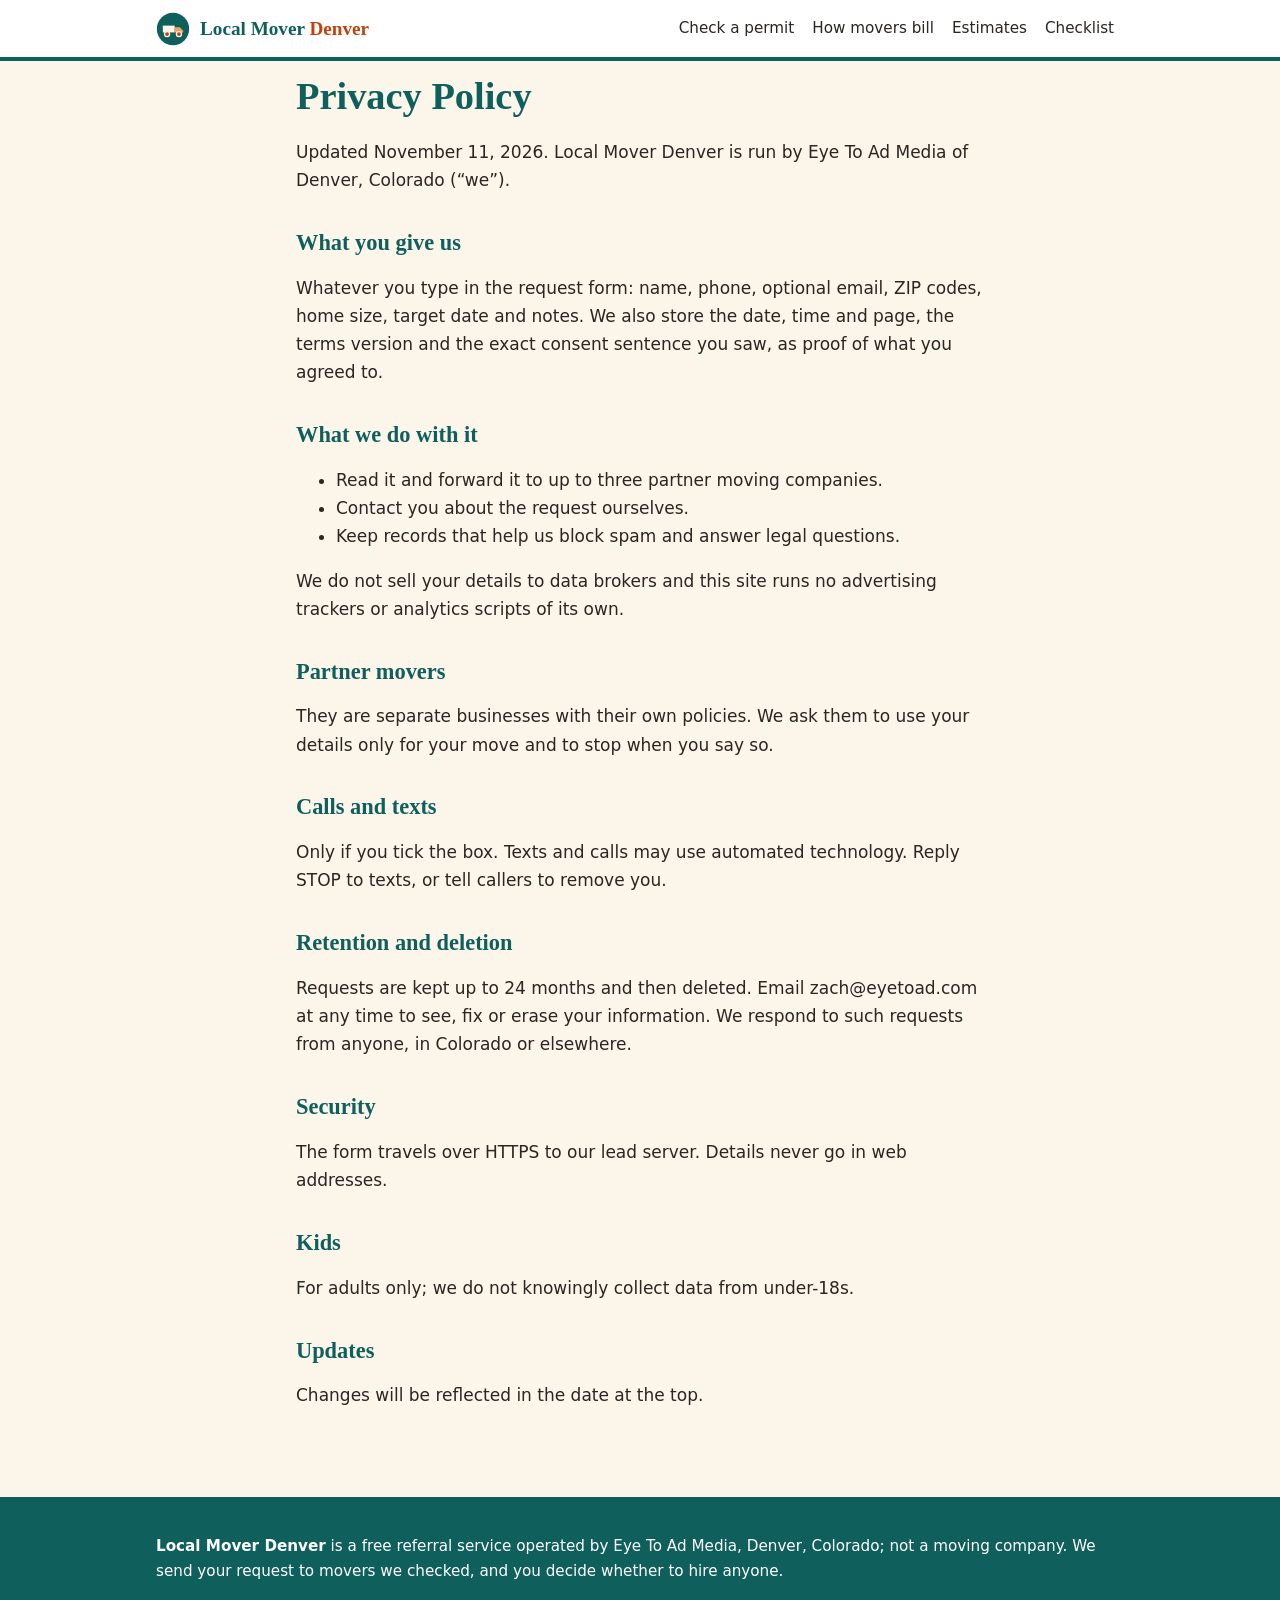
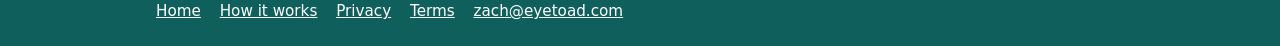
<file: privacy/index.html>
<!doctype html>
<html lang="en">
<head>
<meta charset="utf-8">
<meta name="viewport" content="width=device-width,initial-scale=1">
<meta http-equiv="Content-Security-Policy" content="default-src 'self'; script-src 'self'; style-src 'self'; img-src 'self' data:; form-action 'none'; base-uri 'self'; object-src 'none'; upgrade-insecure-requests">
<meta name="referrer" content="strict-origin-when-cross-origin">
<title>Privacy Policy | Local Mover Denver</title>
<meta name="description" content="How Local Mover Denver collects, uses and deletes the details you submit.">
<meta name="robots" content="noindex,follow">
<link rel="canonical" href="https://localmoverdenver.com/privacy/">
<link rel="icon" href="/assets/icon.svg" type="image/svg+xml">
<link rel="stylesheet" href="/assets/site.css">
</head>
<body>
<a class="skip" href="#main">Skip to content</a>
<header class="bar"><div class="in"><a class="brand" href="/" aria-label="Local Mover Denver home"><svg class="logo" width="34" height="34" viewBox="0 0 40 40" aria-hidden="true"><circle cx="20" cy="20" r="19" fill="#0f5f5c"/><path d="M8 24v-8h14v8z" fill="#fbf5ea"/><path d="M22 18h6l4 4v2H22z" fill="#f4a261"/><circle cx="13" cy="26" r="3" fill="#c2410c" stroke="#fbf5ea" stroke-width="1.5"/><circle cx="27" cy="26" r="3" fill="#c2410c" stroke="#fbf5ea" stroke-width="1.5"/></svg><span>Local Mover <b>Denver</b></span></a><nav aria-label="Main"><a href="/check-a-permit/">Check a permit</a><a href="/how-local-movers-bill/">How movers bill</a><a href="/estimate-and-contract/">Estimates</a><a href="/moving-day-checklist/">Checklist</a></nav></div></header>
<main id="main">
<article class="in narrow prose">
<h1>Privacy Policy</h1>
<p>Updated November 11, 2026. Local Mover Denver is run by Eye To Ad Media of Denver, Colorado (&ldquo;we&rdquo;).</p>
<h2>What you give us</h2>
<p>Whatever you type in the request form: name, phone, optional email, ZIP codes, home size, target date and notes. We also store the date, time and page, the terms version and the exact consent sentence you saw, as proof of what you agreed to.</p>
<h2>What we do with it</h2>
<ul><li>Read it and forward it to up to three partner moving companies.</li><li>Contact you about the request ourselves.</li><li>Keep records that help us block spam and answer legal questions.</li></ul>
<p>We do not sell your details to data brokers and this site runs no advertising trackers or analytics scripts of its own.</p>
<h2>Partner movers</h2>
<p>They are separate businesses with their own policies. We ask them to use your details only for your move and to stop when you say so.</p>
<h2>Calls and texts</h2>
<p>Only if you tick the box. Texts and calls may use automated technology. Reply STOP to texts, or tell callers to remove you.</p>
<h2>Retention and deletion</h2>
<p>Requests are kept up to 24 months and then deleted. Email zach@eyetoad.com at any time to see, fix or erase your information. We respond to such requests from anyone, in Colorado or elsewhere.</p>
<h2>Security</h2>
<p>The form travels over HTTPS to our lead server. Details never go in web addresses.</p>
<h2>Kids</h2>
<p>For adults only; we do not knowingly collect data from under-18s.</p>
<h2>Updates</h2>
<p>Changes will be reflected in the date at the top.</p>
</article>
</main>
<footer class="foot"><div class="in"><p><strong>Local Mover Denver</strong> is a free referral service operated by Eye To Ad Media, Denver, Colorado; not a moving company. We send your request to movers we checked, and you decide whether to hire anyone.</p><p class="fl"><a href="/">Home</a> <a href="/how-it-works/">How it works</a> <a href="/privacy/">Privacy</a> <a href="/terms/">Terms</a> <a href="mailto:zach@eyetoad.com">zach@eyetoad.com</a></p></div></footer>
</body>
</html>
</file>
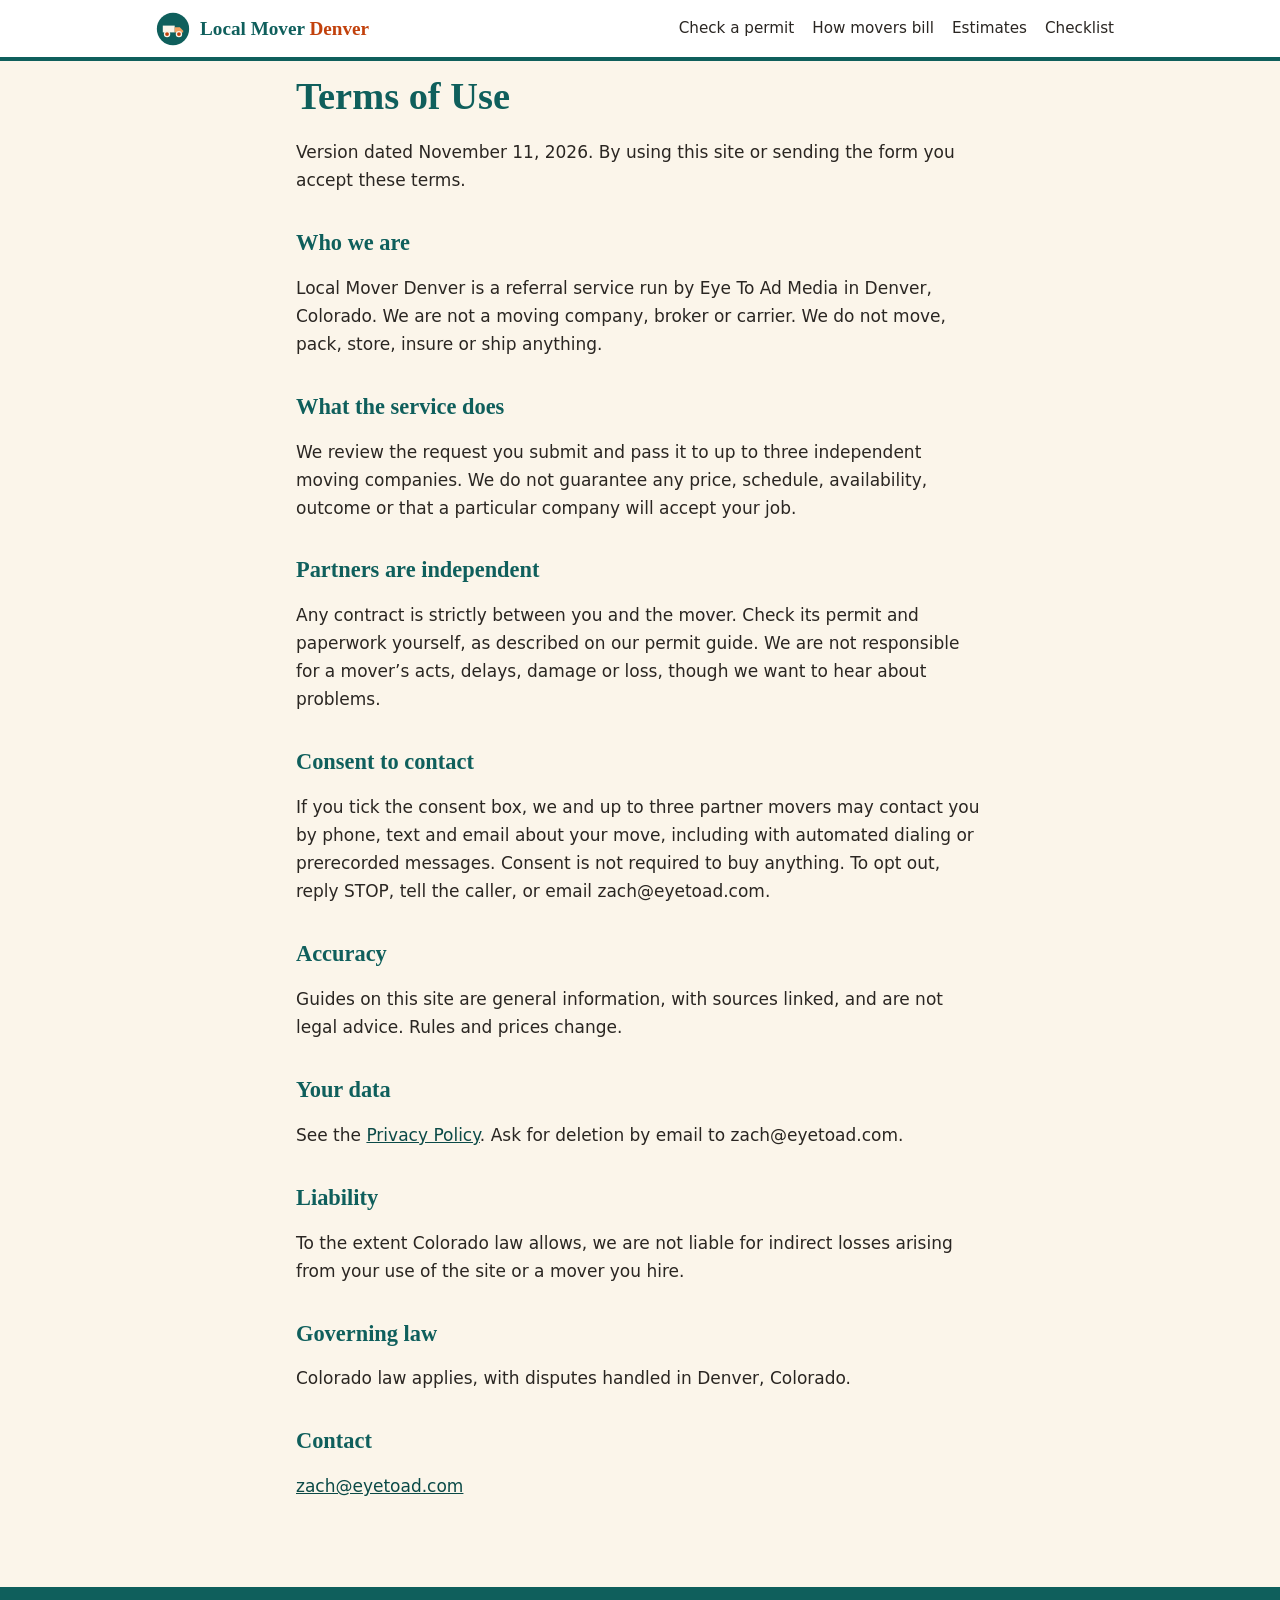
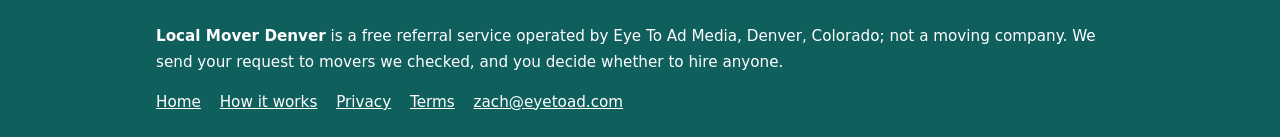
<file: terms/index.html>
<!doctype html>
<html lang="en">
<head>
<meta charset="utf-8">
<meta name="viewport" content="width=device-width,initial-scale=1">
<meta http-equiv="Content-Security-Policy" content="default-src 'self'; script-src 'self'; style-src 'self'; img-src 'self' data:; form-action 'none'; base-uri 'self'; object-src 'none'; upgrade-insecure-requests">
<meta name="referrer" content="strict-origin-when-cross-origin">
<title>Terms of Use | Local Mover Denver</title>
<meta name="description" content="Referral-service terms for Local Mover Denver: independent partners, consent to contact, opt-out and Colorado law.">
<meta name="robots" content="noindex,follow">
<link rel="canonical" href="https://localmoverdenver.com/terms/">
<link rel="icon" href="/assets/icon.svg" type="image/svg+xml">
<link rel="stylesheet" href="/assets/site.css">
</head>
<body>
<a class="skip" href="#main">Skip to content</a>
<header class="bar"><div class="in"><a class="brand" href="/" aria-label="Local Mover Denver home"><svg class="logo" width="34" height="34" viewBox="0 0 40 40" aria-hidden="true"><circle cx="20" cy="20" r="19" fill="#0f5f5c"/><path d="M8 24v-8h14v8z" fill="#fbf5ea"/><path d="M22 18h6l4 4v2H22z" fill="#f4a261"/><circle cx="13" cy="26" r="3" fill="#c2410c" stroke="#fbf5ea" stroke-width="1.5"/><circle cx="27" cy="26" r="3" fill="#c2410c" stroke="#fbf5ea" stroke-width="1.5"/></svg><span>Local Mover <b>Denver</b></span></a><nav aria-label="Main"><a href="/check-a-permit/">Check a permit</a><a href="/how-local-movers-bill/">How movers bill</a><a href="/estimate-and-contract/">Estimates</a><a href="/moving-day-checklist/">Checklist</a></nav></div></header>
<main id="main">
<article class="in narrow prose">
<h1>Terms of Use</h1>
<p>Version dated November 11, 2026. By using this site or sending the form you accept these terms.</p>
<h2>Who we are</h2>
<p>Local Mover Denver is a referral service run by Eye To Ad Media in Denver, Colorado. We are not a moving company, broker or carrier. We do not move, pack, store, insure or ship anything.</p>
<h2>What the service does</h2>
<p>We review the request you submit and pass it to up to three independent moving companies. We do not guarantee any price, schedule, availability, outcome or that a particular company will accept your job.</p>
<h2>Partners are independent</h2>
<p>Any contract is strictly between you and the mover. Check its permit and paperwork yourself, as described on our permit guide. We are not responsible for a mover&rsquo;s acts, delays, damage or loss, though we want to hear about problems.</p>
<h2>Consent to contact</h2>
<p>If you tick the consent box, we and up to three partner movers may contact you by phone, text and email about your move, including with automated dialing or prerecorded messages. Consent is not required to buy anything. To opt out, reply STOP, tell the caller, or email zach@eyetoad.com.</p>
<h2>Accuracy</h2>
<p>Guides on this site are general information, with sources linked, and are not legal advice. Rules and prices change.</p>
<h2>Your data</h2>
<p>See the <a href="/privacy/">Privacy Policy</a>. Ask for deletion by email to zach@eyetoad.com.</p>
<h2>Liability</h2>
<p>To the extent Colorado law allows, we are not liable for indirect losses arising from your use of the site or a mover you hire.</p>
<h2>Governing law</h2>
<p>Colorado law applies, with disputes handled in Denver, Colorado.</p>
<h2>Contact</h2>
<p><a href="mailto:zach@eyetoad.com">zach@eyetoad.com</a></p>
</article>
</main>
<footer class="foot"><div class="in"><p><strong>Local Mover Denver</strong> is a free referral service operated by Eye To Ad Media, Denver, Colorado; not a moving company. We send your request to movers we checked, and you decide whether to hire anyone.</p><p class="fl"><a href="/">Home</a> <a href="/how-it-works/">How it works</a> <a href="/privacy/">Privacy</a> <a href="/terms/">Terms</a> <a href="mailto:zach@eyetoad.com">zach@eyetoad.com</a></p></div></footer>
</body>
</html>
</file>
<file: assets/site.css>
:root{--bg:#fbf5ea;--ink:#2a2622;--teal:#0f5f5c;--tan:#c2410c;--sand:#efe3cc;--line:#d9c9a8;--white:#fff}
*{box-sizing:border-box}
html{-webkit-text-size-adjust:100%}
body{margin:0;background:var(--bg);color:var(--ink);font:1.0625rem/1.65 "Segoe UI",system-ui,-apple-system,Roboto,Helvetica,Arial,sans-serif}
h1,h2,h3{font-family:Georgia,"Times New Roman",serif;color:var(--teal);line-height:1.2}
h1{font-size:1.9rem;margin:.3em 0 .5em}
h2{font-size:1.4rem;margin:1.6em 0 .5em}
a{color:#0b4a47}
a:focus-visible,button:focus-visible,input:focus-visible,select:focus-visible,summary:focus-visible{outline:3px solid var(--tan);outline-offset:2px}
.skip{position:absolute;left:-999px;top:0;background:var(--white);padding:.6em 1em;z-index:9}
.skip:focus{left:8px;top:8px}
.in{max-width:1000px;margin:0 auto;padding:0 16px}
.narrow{max-width:720px}
.bar{background:var(--white);border-bottom:4px solid var(--teal)}
.bar .in{display:flex;flex-wrap:wrap;align-items:center;justify-content:space-between;gap:6px 16px;padding-top:10px;padding-bottom:10px}
.brand{display:flex;align-items:center;gap:10px;text-decoration:none;color:var(--teal);font:700 1.2rem Georgia,serif}
.brand b{color:var(--tan)}
nav a{display:inline-block;padding:6px 8px;margin-right:2px;color:var(--ink);text-decoration:none;font-size:.95rem;border-radius:999px}
nav a:hover{background:var(--sand)}
.hero{background:linear-gradient(180deg,var(--sand),var(--bg));padding:28px 0 8px}
.eyebrow{display:inline-block;background:var(--tan);color:#fff;font-size:.8rem;font-weight:700;letter-spacing:.06em;text-transform:uppercase;padding:3px 12px;border-radius:999px;margin:0}
.big{font-size:1.15rem}
.card{background:var(--white);border:2px dashed var(--tan);border-radius:20px;padding:20px 18px;margin:20px 0;box-shadow:0 6px 0 var(--sand)}
.card h2{margin-top:0}
.hint{margin:.2em 0 1em;color:#554c43}
label{display:block;font-weight:600;margin:.8em 0 .2em}
.opt{font-weight:400;color:#6b5f52}
input[type=text],input[type=tel],input[type=email],input[type=date],select{width:100%;font:inherit;padding:10px 12px;border:2px solid #8a7b64;border-radius:10px;background:#fff;color:var(--ink);min-height:44px}
.two{display:grid;grid-template-columns:1fr;gap:0 14px}
@media(min-width:560px){.two{grid-template-columns:1fr 1fr}h1{font-size:2.4rem}}
.hp{position:absolute;left:-9999px;width:1px;height:1px;overflow:hidden}
.agree{display:flex;gap:10px;align-items:flex-start;margin:16px 0;padding:12px;background:var(--bg);border-radius:12px}
.agree input{width:24px;height:24px;margin-top:4px;flex:none}
.agree label{font-weight:400;font-size:.9rem;margin:0}
.btn{display:inline-block;background:var(--tan);color:#fff;font-weight:700;font-size:1.05rem;font-family:inherit;border:0;border-radius:999px;padding:13px 26px;text-decoration:none;cursor:pointer;min-height:44px}
.btn:hover{background:#9a3412}
.go{width:100%}
.form-msg{min-height:1.5em;margin:.8em 0 0}
.form-msg.bad{color:#9b1c1c;font-weight:700}
#form-done{padding:6px 0}
.block{margin:34px 0}
.small{font-size:.95rem;color:#4d443b}
.tiles{list-style:none;padding:0;margin:0;display:grid;gap:12px}
@media(min-width:640px){.tiles{grid-template-columns:1fr 1fr}}
.tiles a{display:block;height:100%;background:var(--white);border:2px solid var(--line);border-radius:16px;padding:14px 16px;text-decoration:none;color:var(--ink)}
.tiles a:hover{border-color:var(--teal)}
.tiles b{display:block;color:var(--teal);font-family:Georgia,serif;font-size:1.1rem}
details{background:var(--white);border:1px solid var(--line);border-radius:12px;padding:4px 14px;margin:8px 0}
summary{cursor:pointer;font-weight:700;padding:10px 0;color:var(--teal)}
.prose{padding-bottom:30px}
.crumb{font-size:.9rem;margin:18px 0 0}
.steps{list-style:none;counter-reset:s;padding:0}
.steps li{counter-increment:s;position:relative;padding:0 0 4px 52px;margin:20px 0}
.steps li:before{content:counter(s);position:absolute;left:0;top:2px;width:38px;height:38px;border-radius:50%;background:var(--teal);color:#fff;font:700 1.1rem Georgia,serif;display:flex;align-items:center;justify-content:center}
.steps h2{margin:0 0 .2em;font-size:1.2rem}
.check{list-style:none;padding:0}
.check li{padding-left:30px;position:relative;margin:.5em 0}
.check li:before{content:"";position:absolute;left:4px;top:.5em;width:12px;height:12px;border:2px solid var(--teal);border-radius:3px}
.note{background:var(--sand);border-left:5px solid var(--tan);padding:10px 14px;border-radius:0 10px 10px 0;font-size:.95rem}
.tw{overflow-x:auto}
table{border-collapse:collapse;width:100%;background:#fff;font-size:.95rem}
caption{text-align:left;font-weight:700;padding:6px 0}
th,td{border:1px solid var(--line);padding:8px 10px;text-align:left;vertical-align:top}
thead th{background:var(--teal);color:#fff}
.cta-line{margin:28px 0 0}
.foot{background:var(--teal);color:#fff;margin-top:40px;padding:22px 0;font-size:.95rem}
.foot a{color:#fff;margin-right:14px}
.fl{margin:.6em 0 0}
.agree-dlg{border:3px solid var(--teal);border-radius:18px;max-width:440px;width:calc(100% - 32px);padding:20px;background:#fff;color:var(--ink)}
.agree-dlg::backdrop{background:rgba(20,40,40,.6)}
.agree-dlg h2{margin-top:0;font-size:1.25rem}
.agree-dlg .agree-actions{display:flex;gap:10px;flex-wrap:wrap;margin-top:14px}
.agree-yes{background:var(--tan);color:#fff;border:0;border-radius:999px;padding:11px 20px;font-weight:700;font-size:1rem;font-family:inherit;cursor:pointer;min-height:44px}
.agree-no{background:#fff;color:var(--ink);border:2px solid #8a7b64;border-radius:999px;padding:11px 20px;font-size:1rem;font-family:inherit;cursor:pointer;min-height:44px}
</file>
